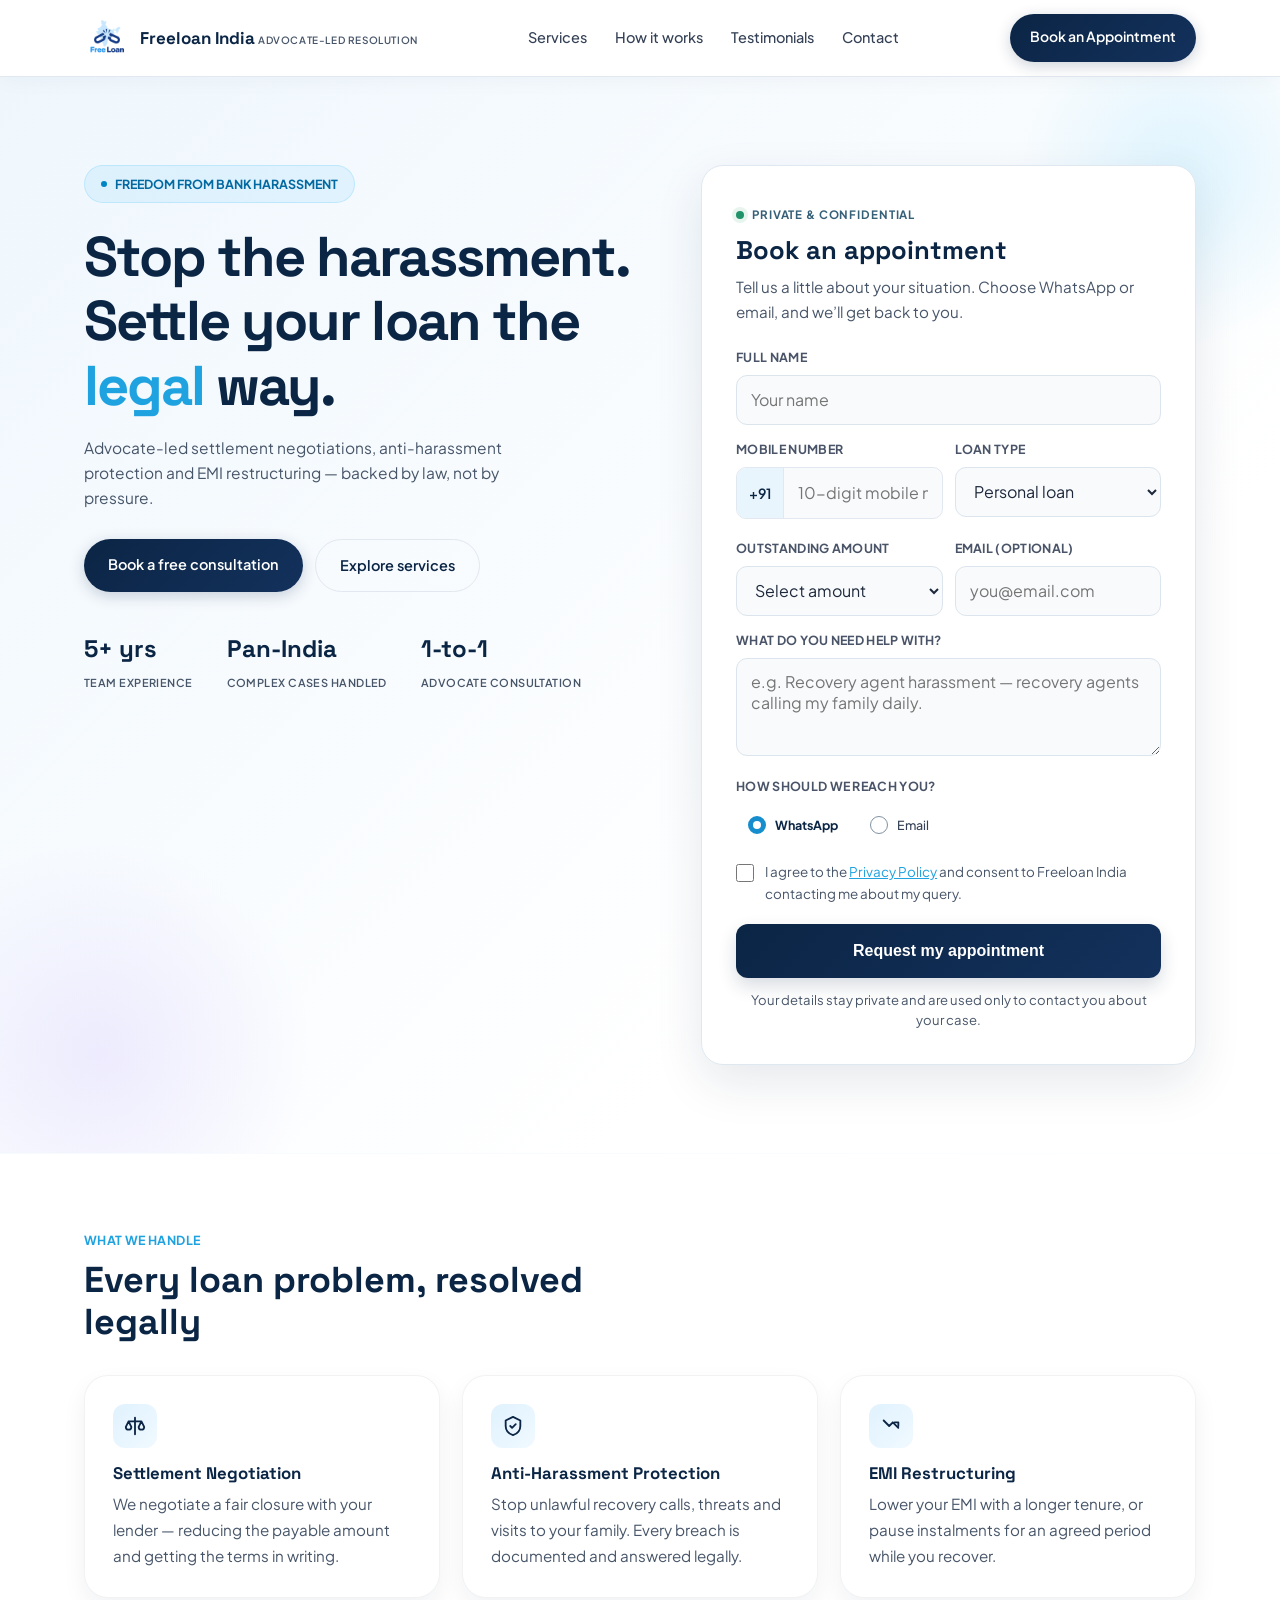
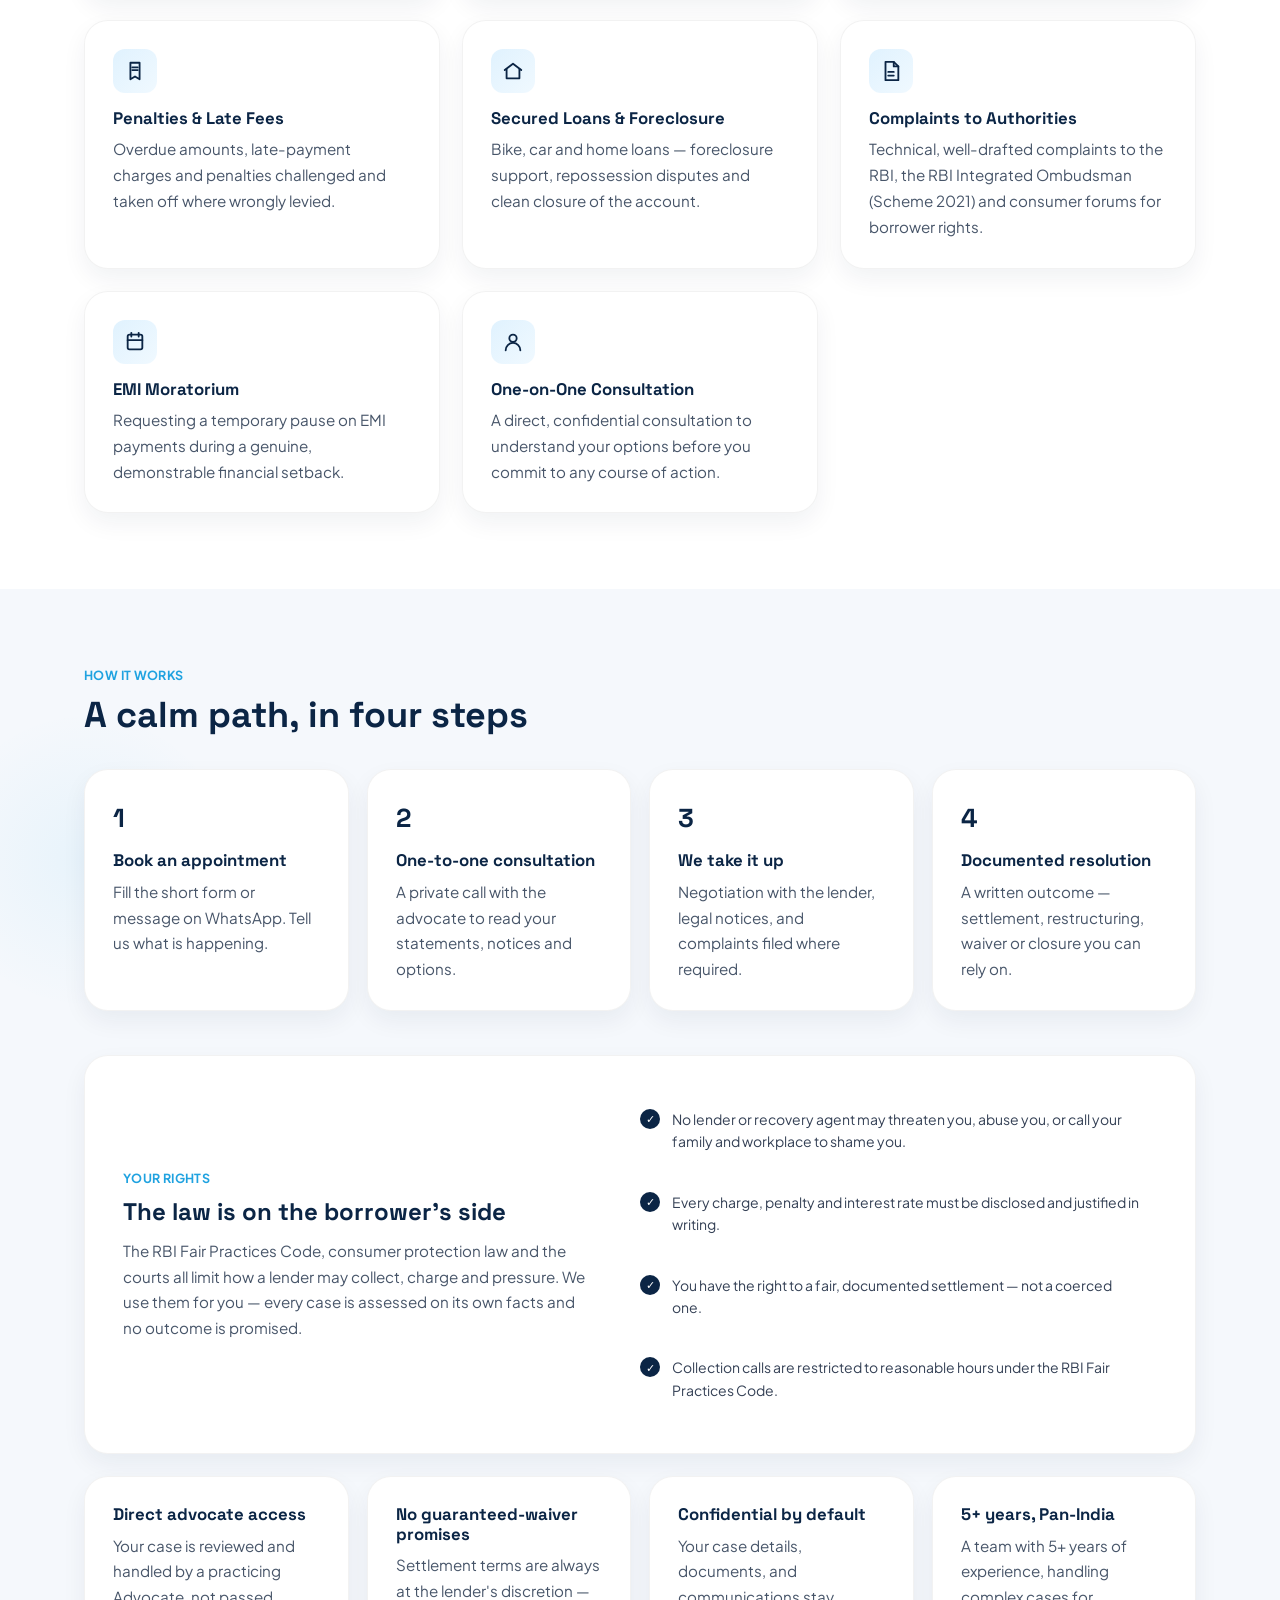
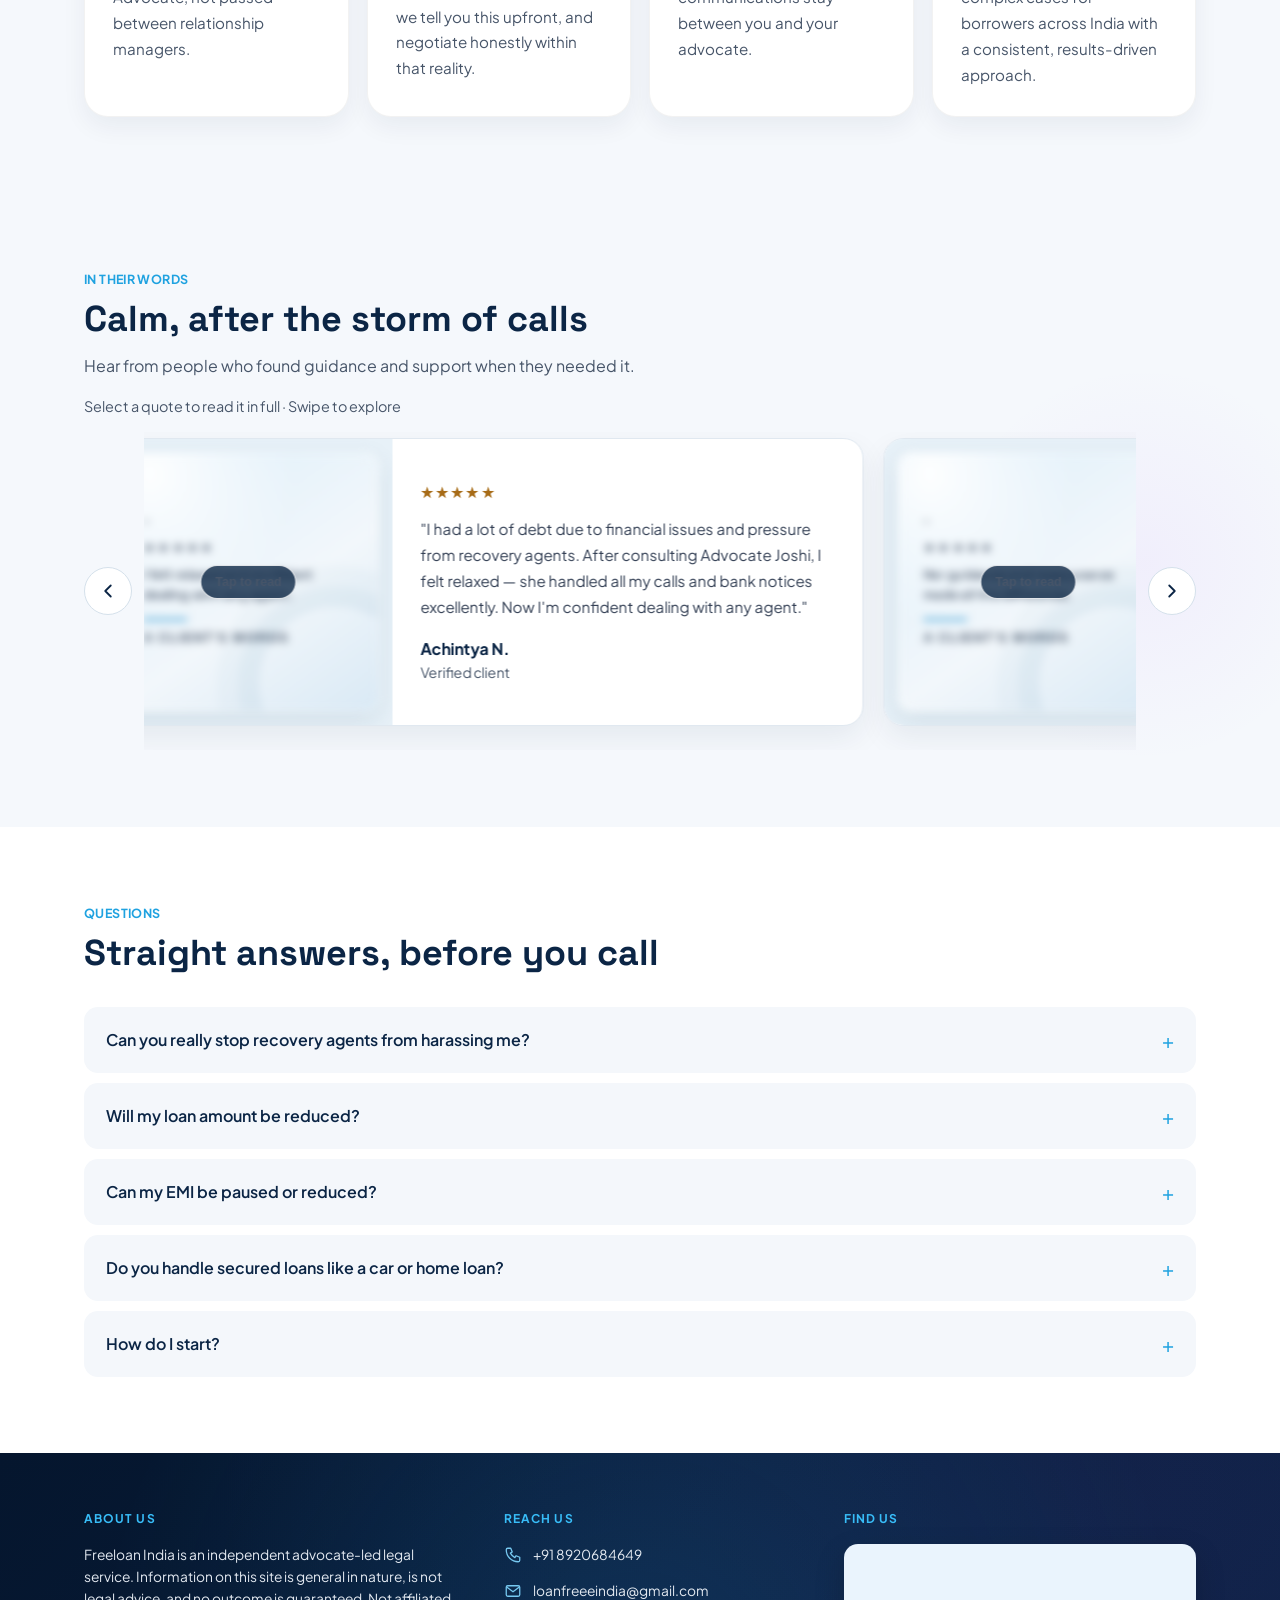
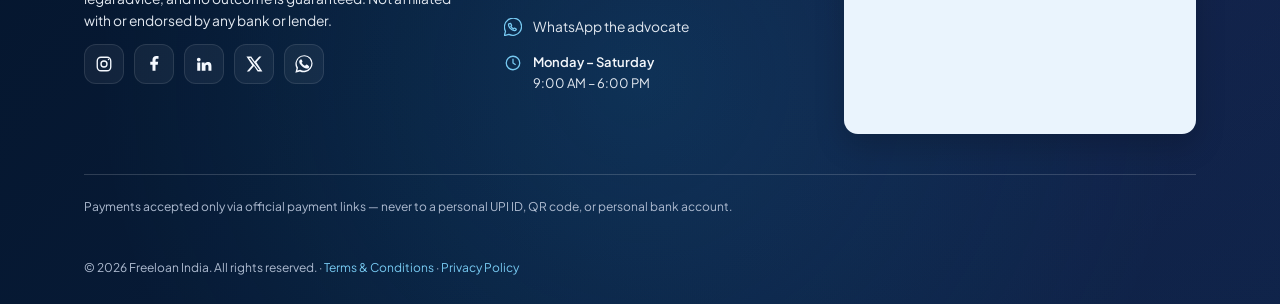
<file: index.html>
<!DOCTYPE html>
<html lang="en">
<head>
<meta charset="UTF-8">
<meta name="viewport" content="width=device-width, initial-scale=1.0">
<title>Freeloan India</title>
<link rel="icon" type="image/png" href="images/logo.png">
<meta name="description" content="Freeloan India provides advocate-led loan settlement negotiations, anti-harassment protection, and EMI restructuring. Stop bank harassment and resolve dues legally.">
<meta name="keywords" content="Freeloan India, Loan Resolution, Borrower Rights, Legal Awareness, Borrower Assistance, Loan Settlement, Loan Settlement Help, Loan Settlement Lawyer, Loan Settlement Advocate, Personal Loan Settlement, Bank Loan Settlement, Loan Settlement Assistance, Loan Settlement Negotiation, EMI Problems, EMI Overdue, Unable to Pay EMI, EMI Payment Problem, Loan Repayment Problem, Overdue Loan, Loan Default Help, Loan Restructuring, Loan Restructuring Help, Loan Repayment Restructuring, EMI Reduction, Recovery Issues, Recovery Agent, Recovery Agent Harassment, Loan Recovery Agent, Bank Recovery Harassment, Recovery Agent Complaint, Loan Recovery Complaint, Loan Harassment, Legal Notice, Loan Legal Notice, Legal Notice for Loan, Loan Arbitration Notice, Loan Legal Help, Borrower Complaints, Loan Complaint, Bank Loan Complaint, NBFC Complaint, RBI Loan Complaint, Foreclosure, Loan Foreclosure, Secured Loans, Secured Loan Settlement, Car Loan Settlement, Bike Loan Settlement, Loan Penal Charges, Loan Late Payment Charges">
<meta name="robots" content="index, follow">
<link rel="canonical" href="https://freeloanindia.in/">

<!-- Open Graph / Social -->
<meta property="og:type" content="website">
<meta property="og:url" content="https://freeloanindia.in/">
<meta property="og:title" content="Freeloan India — Stop the Harassment. Settle Your Loan the Legal Way.">
<meta property="og:description" content="Advocate-led settlement negotiations, anti-harassment protection and EMI restructuring — backed by law, not by pressure.">
<meta property="og:image" content="https://freeloanindia.in/images/og-image.jpg">

<!-- Twitter -->
<meta name="twitter:card" content="summary_large_image">
<meta name="twitter:title" content="Freeloan India — Legal Loan Settlement">
<meta name="twitter:description" content="Stop recovery agent harassment and resolve your loan legally with expert advocates.">
<meta name="twitter:image" content="https://freeloanindia.in/images/og-image.jpg">
<link rel="preconnect" href="https://fonts.googleapis.com">
<link rel="preconnect" href="https://fonts.gstatic.com" crossorigin>
<link href="https://fonts.googleapis.com/css2?family=Space+Grotesk:wght@500;600;700&family=Plus+Jakarta+Sans:wght@400;500;600;700&display=swap" rel="stylesheet">
<link rel="stylesheet" href="css/style.css">

<!-- Structured Data (JSON-LD) for SEO -->
<script type="application/ld+json">
{
  "@context": "https://schema.org",
  "@type": "LegalService",
  "name": "Freeloan India",
  "url": "https://freeloanindia.in/",
  "logo": "https://freeloanindia.in/images/logo.png",
  "description": "Advocate-led legal services for loan settlement negotiations, anti-harassment protection, and EMI restructuring in India.",
  "telephone": "+918920684649",
  "email": "loanfreeeindia@gmail.com",
  "address": {
    "@type": "PostalAddress",
    "addressCountry": "IN"
  },
  "areaServed": "IN",
  "priceRange": "$$"
}
</script>
</head>
<body>

<header id="top">
  <nav aria-label="Main navigation">
    <a href="#top" class="brand">
      <img src="images/logo.png" alt="Freeloan India logo" style="height:46px;width:auto;">
      <span class="brand-text">
        <span class="name">Freeloan India</span>
        <span class="tag">ADVOCATE-LED RESOLUTION</span>
      </span>
    </a>
    <button class="burger" type="button" aria-expanded="false" aria-controls="primary-navigation" aria-label="Open navigation menu"><span></span><span></span><span></span></button>
    <div class="nav-links" id="primary-navigation">
      <a href="#services">Services</a>
      <a href="#how">How it works</a>
      <a href="#reviews">Testimonials</a>
      <a href="#book">Contact</a>
    </div>
    <a href="#bookCard" class="nav-cta nav-booking desktop-only" aria-label="Book an appointment">
      <span class="desktop-cta-label">Book an Appointment</span>
      <span class="mobile-cta-label" aria-hidden="true">Book now</span>
    </a>
  </nav>
</header>

<section class="hero">
  <div class="wrap hero-grid">
    <div>
      <span class="badge"><span class="dot"></span> FREEDOM FROM BANK HARASSMENT</span>
      <h1><span class="accent-navy">Stop the harassment.</span> Settle your loan the <span class="accent-blue">legal</span> way.</h1>
      <p class="desc">Advocate-led settlement negotiations, anti-harassment protection and EMI restructuring — backed by law, not by pressure.</p>
      <div class="hero-actions">
        <a href="#bookCard" class="btn-navy">Book a free consultation</a>
        <a href="#services" class="btn-outline">Explore services</a>
      </div>
      <div class="stats">
        <div class="stat"><b>5+ yrs</b><span>TEAM EXPERIENCE</span></div>
        <div class="stat"><b>Pan-India</b><span>COMPLEX CASES HANDLED</span></div>
        <div class="stat"><b>1-to-1</b><span>ADVOCATE CONSULTATION</span></div>
      </div>
    </div>

    <div class="book-card" id="bookCard">
      <div class="book-heading">
        <span class="book-eyebrow"><span class="book-status-dot"></span> PRIVATE &amp; CONFIDENTIAL</span>
        <h3>Book an appointment</h3>
        <p>Tell us a little about your situation. Choose WhatsApp or email, and we’ll get back to you.</p>
      </div>
      <form id="apptForm" novalidate>
        <input type="checkbox" name="botcheck" id="botcheck" style="display:none" tabindex="-1" autocomplete="off">
        <div class="field">
          <label for="name">Full name</label>
          <input type="text" id="name" required placeholder="Your name" maxlength="80" autocomplete="name">
        </div>
        <div class="row2">
          <div class="field">
            <label for="phone">Mobile number</label>
            <div class="phone-wrap">
              <span class="prefix">+91</span>
              <input type="tel" id="phone" required placeholder="10-digit mobile number" inputmode="numeric" maxlength="10" autocomplete="tel-national">
            </div>
            <div class="err" id="phoneErr"></div>
          </div>
          <div class="field">
            <label for="loanType">Loan type</label>
            <select id="loanType">
              <option>Personal loan</option>
              <option>Credit card dues</option>
              <option>Home loan</option>
              <option>Car loan</option>
              <option>Bike loan</option>
              <option>Business loan</option>
              <option>Other</option>
            </select>
          </div>
        </div>
        <div class="row2">
          <div class="field">
            <label for="amount">Outstanding amount</label>
            <select id="amount" required>
              <option value="">Select amount</option>
              <option>Less than ₹2 lakh</option>
              <option>Less than ₹5 lakh</option>
              <option>Less than ₹10 lakh</option>
              <option>More than ₹10 lakh</option>
            </select>
          </div>
          <div class="field">
            <label for="email">Email (optional)</label>
            <input type="email" id="email" placeholder="you@email.com" maxlength="120" autocomplete="email">
          </div>
        </div>
        <div class="field">
          <label for="issue">What do you need help with?</label>
          <textarea id="issue" required maxlength="1000" placeholder="e.g. Recovery agent harassment — recovery agents calling my family daily."></textarea>
        </div>
        <div class="field">
          <label>How should we reach you?</label>
          <div class="reach-group">
            <label class="reach-opt selected" id="waOpt">
              <input type="radio" name="reach" value="WhatsApp" checked> WhatsApp
            </label>
            <label class="reach-opt" id="emailOpt">
              <input type="radio" name="reach" value="Email"> Email
            </label>
          </div>
        </div>
        <label class="consent">
          <input type="checkbox" id="consent" required>
          <span>I agree to the <a href="privacy-policy.html" target="_blank">Privacy Policy</a> and consent to Freeloan India contacting me about my query.</span>
        </label>
        <div class="err" id="formErr" style="margin-bottom:8px;"></div>
        <button type="submit" class="submit-btn" id="submitBtn">Request my appointment</button>
        <p class="privacy-note">Your details stay private and are used only to contact you about your case.</p>
      </form>
      <div class="success" id="successBox" role="status">
        <div class="tick">✓</div>
        <h3>Your appointment is booked</h3>
        <p>Our legal expert will get in touch with you within 24 hours.</p>
        <p>Make sure you have sent the request.</p>
      </div>
    </div>
  </div>
</section>

<section id="services">
  <div class="wrap">
    <div class="section-head">
      <div class="kicker">What we handle</div>
      <h2>Every loan problem, resolved legally</h2>
    </div>
    <div class="services-grid">
      <div class="svc-card">
        <div class="svc-icon"><svg viewBox="0 0 24 24" fill="none" stroke-width="2" stroke-linecap="round" stroke-linejoin="round"><path d="M12 3v18M5 7h14M5 7l-3 6a3 3 0 006 0l-3-6zM19 7l-3 6a3 3 0 006 0l-3-6z"/></svg></div>
        <h3>Settlement Negotiation</h3>
        <p>We negotiate a fair closure with your lender — reducing the payable amount and getting the terms in writing.</p>
      </div>
      <div class="svc-card">
        <div class="svc-icon"><svg viewBox="0 0 24 24" fill="none" stroke-width="2" stroke-linecap="round" stroke-linejoin="round"><path d="M12 2l8 4v6c0 5-3.5 8.5-8 10-4.5-1.5-8-5-8-10V6l8-4z"/><path d="M9 12l2 2 4-4"/></svg></div>
        <h3>Anti-Harassment Protection</h3>
        <p>Stop unlawful recovery calls, threats and visits to your family. Every breach is documented and answered legally.</p>
      </div>
      <div class="svc-card">
        <div class="svc-icon"><svg viewBox="0 0 24 24" fill="none" stroke-width="2" stroke-linecap="round" stroke-linejoin="round"><path d="M4 6l6 6 4-4 6 6"/><path d="M16 8h4v4"/></svg></div>
        <h3>EMI Restructuring</h3>
        <p>Lower your EMI with a longer tenure, or pause instalments for an agreed period while you recover.</p>
      </div>
      <div class="svc-card">
        <div class="svc-icon"><svg viewBox="0 0 24 24" fill="none" stroke-width="2" stroke-linecap="round" stroke-linejoin="round"><path d="M7 3h10v18l-5-3-5 3V3z"/><path d="M9 8h6M9 11h6"/></svg></div>
        <h3>Penalties &amp; Late Fees</h3>
        <p>Overdue amounts, late-payment charges and penalties challenged and taken off where wrongly levied.</p>
      </div>
      <div class="svc-card">
        <div class="svc-icon"><svg viewBox="0 0 24 24" fill="none" stroke-width="2" stroke-linecap="round" stroke-linejoin="round"><path d="M3 11l9-7 9 7"/><path d="M5 10v10h14V10"/></svg></div>
        <h3>Secured Loans &amp; Foreclosure</h3>
        <p>Bike, car and home loans — foreclosure support, repossession disputes and clean closure of the account.</p>
      </div>
      <div class="svc-card">
        <div class="svc-icon"><svg viewBox="0 0 24 24" fill="none" stroke-width="2" stroke-linecap="round" stroke-linejoin="round"><path d="M6 2h9l5 5v15H6z"/><path d="M15 2v5h5M9 13h6M9 17h6"/></svg></div>
        <h3>Complaints to Authorities</h3>
        <p>Technical, well-drafted complaints to the RBI, the RBI Integrated Ombudsman (Scheme 2021) and consumer forums for borrower rights.</p>
      </div>
      <div class="svc-card">
        <div class="svc-icon"><svg viewBox="0 0 24 24" fill="none" stroke-width="2" stroke-linecap="round" stroke-linejoin="round"><rect x="4" y="4" width="16" height="16" rx="2"/><path d="M8 2v4M16 2v4M4 10h16"/></svg></div>
        <h3>EMI Moratorium</h3>
        <p>Requesting a temporary pause on EMI payments during a genuine, demonstrable financial setback.</p>
      </div>
      <div class="svc-card">
        <div class="svc-icon"><svg viewBox="0 0 24 24" fill="none" stroke-width="2" stroke-linecap="round" stroke-linejoin="round"><circle cx="12" cy="8" r="4"/><path d="M4 21c0-4.4 3.6-8 8-8s8 3.6 8 8"/></svg></div>
        <h3>One-on-One Consultation</h3>
        <p>A direct, confidential consultation to understand your options before you commit to any course of action.</p>
      </div>
    </div>
  </div>
</section>

<section class="how" id="how">
  <div class="wrap">
    <div class="section-head">
      <div class="kicker">How it works</div>
      <h2>A calm path, in four steps</h2>
    </div>
    <div class="steps-grid">
      <div class="step-card">
        <div class="num">1</div>
        <h3>Book an appointment</h3>
        <p>Fill the short form or message on WhatsApp. Tell us what is happening.</p>
      </div>
      <div class="step-card">
        <div class="num">2</div>
        <h3>One-to-one consultation</h3>
        <p>A private call with the advocate to read your statements, notices and options.</p>
      </div>
      <div class="step-card">
        <div class="num">3</div>
        <h3>We take it up</h3>
        <p>Negotiation with the lender, legal notices, and complaints filed where required.</p>
      </div>
      <div class="step-card">
        <div class="num">4</div>
        <h3>Documented resolution</h3>
        <p>A written outcome — settlement, restructuring, waiver or closure you can rely on.</p>
      </div>
    </div>

    <div class="rights-box">
      <div>
        <div class="kicker">Your rights</div>
        <h3>The law is on the borrower's side</h3>
        <p>The RBI Fair Practices Code, consumer protection law and the courts all limit how a lender may collect, charge and pressure. We use them for you — every case is assessed on its own facts and no outcome is promised.</p>
      </div>
      <ul class="rights-list">
        <li><span class="check">✓</span> No lender or recovery agent may threaten you, abuse you, or call your family and workplace to shame you.</li>
        <li><span class="check">✓</span> Every charge, penalty and interest rate must be disclosed and justified in writing.</li>
        <li><span class="check">✓</span> You have the right to a fair, documented settlement — not a coerced one.</li>
        <li><span class="check">✓</span> Collection calls are restricted to reasonable hours under the RBI Fair Practices Code.</li>
      </ul>
    </div>

    <div class="steps-grid" style="margin-top:22px;margin-bottom:0;">
      <div class="step-card">
        <h3 style="margin-bottom:8px;">Direct advocate access</h3>
        <p>Your case is reviewed and handled by a practicing Advocate, not passed between relationship managers.</p>
      </div>
      <div class="step-card">
        <h3 style="margin-bottom:8px;">No guaranteed-waiver promises</h3>
        <p>Settlement terms are always at the lender's discretion — we tell you this upfront, and negotiate honestly within that reality.</p>
      </div>
      <div class="step-card">
        <h3 style="margin-bottom:8px;">Confidential by default</h3>
        <p>Your case details, documents, and communications stay between you and your advocate.</p>
      </div>
      <div class="step-card">
        <h3 style="margin-bottom:8px;">5+ years, Pan-India</h3>
        <p>A team with 5+ years of experience, handling complex cases for borrowers across India with a consistent, results-driven approach.</p>
      </div>
    </div>
  </div>
</section>

<section class="testimonials" id="reviews">
  <div class="wrap">
    <div class="testimonial-heading">
      <div class="section-head">
        <div class="kicker">In their words</div>
        <h2>Calm, after the storm of calls</h2>
        <p class="testimonial-intro">Hear from people who found guidance and support when they needed it.</p>
      </div>
    </div>
    <p class="testimonial-hint">Select a quote to read it in full · Swipe to explore</p>
    <div class="testimonial-carousel">
      <button class="testimonial-arrow" type="button" data-direction="previous" aria-label="Previous testimonials">
        <svg viewBox="0 0 24 24" aria-hidden="true"><path d="m15 18-6-6 6-6"/></svg>
      </button>
      <div class="testimonial-viewport" aria-label="Client testimonials" tabindex="0">
        <div class="t-grid">
        <article class="t-card">
          <button class="t-art-button" type="button" aria-label="Read Achintya N.'s full testimonial">
            <span class="testimonial-art" aria-hidden="true"><span class="art-mark">“</span><span class="art-stars">★★★★★</span><span class="art-quote">I felt relaxed and confident dealing with any agent.</span><span class="art-rule"></span><span class="art-caption">A CLIENT'S WORDS</span></span>
            <span class="art-open">Tap to read</span>
          </button>
          <div class="t-copy"><div class="stars" aria-label="5 out of 5 stars">★★★★★</div><p>"I had a lot of debt due to financial issues and pressure from recovery agents. After consulting Advocate Joshi, I felt relaxed — she handled all my calls and bank notices excellently. Now I'm confident dealing with any agent."</p><b>Achintya N.</b><span>Verified client</span></div>
        </article>
        <article class="t-card">
          <button class="t-art-button" type="button" aria-label="Read Akkshay P.'s full testimonial">
            <span class="testimonial-art" aria-hidden="true"><span class="art-mark">“</span><span class="art-stars">★★★★★</span><span class="art-quote">Her guidance and reassurance made all the difference.</span><span class="art-rule"></span><span class="art-caption">A CLIENT'S WORDS</span></span>
            <span class="art-open">Tap to read</span>
          </button>
          <div class="t-copy"><div class="stars" aria-label="5 out of 5 stars">★★★★★</div><p>"Advocate Joshi guided me through the entire process, offering reassurance when I needed it most. Her professionalism in handling recovery agents was outstanding. I highly recommend her to anyone seeking a results-driven advocate."</p><b>Akkshay P.</b><span>Verified client</span></div>
        </article>
        <article class="t-card">
          <button class="t-art-button" type="button" aria-label="Read Ameya O.'s full testimonial">
            <span class="testimonial-art" aria-hidden="true"><span class="art-mark">“</span><span class="art-stars">★★★★★</span><span class="art-quote">The legal process felt simpler, clearer and more human.</span><span class="art-rule"></span><span class="art-caption">A CLIENT'S WORDS</span></span>
            <span class="art-open">Tap to read</span>
          </button>
          <div class="t-copy"><div class="stars" aria-label="5 out of 5 stars">★★★★★</div><p>"Your professionalism, expertise and unwavering dedication to my case made a profound impact. Your communication skills simplified the legal process, and your prompt, clear responses were invaluable."</p><b>Ameya O.</b><span>Verified client</span></div>
        </article>
        <article class="t-card">
          <button class="t-art-button" type="button" aria-label="Read Dhrumil S.'s full testimonial">
            <span class="testimonial-art" aria-hidden="true"><span class="art-mark">“</span><span class="art-stars">★★★★★</span><span class="art-quote">Respectful and balanced support through a difficult matter.</span><span class="art-rule"></span><span class="art-caption">A CLIENT'S WORDS</span></span>
            <span class="art-open">Tap to read</span>
          </button>
          <div class="t-copy"><div class="stars" aria-label="5 out of 5 stars">★★★★★</div><p>"I approached Advocate Joshi for a personal loan recovery matter and am extremely satisfied with the outcome. Her approach was respectful and balanced — firm when needed, but always fair. She helped me recover my dues smoothly."</p><b>Dhrumil S.</b><span>Verified client</span></div>
        </article>
        <article class="t-card">
          <button class="t-art-button" type="button" aria-label="Read Avishek B.'s full testimonial">
            <span class="testimonial-art" aria-hidden="true"><span class="art-mark">“</span><span class="art-stars">★★★★★</span><span class="art-quote">Their support was a huge relief during a stressful time.</span><span class="art-rule"></span><span class="art-caption">A CLIENT'S WORDS</span></span>
            <span class="art-open">Tap to read</span>
          </button>
          <div class="t-copy"><div class="stars" aria-label="5 out of 5 stars">★★★★★</div><p>"Advocate Joshi and her team handled communication with the banks so effectively regarding my delayed EMI payment. Their support was a huge relief during a stressful time — it felt like I was in good hands."</p><b>Avishek B.</b><span>Verified client</span></div>
        </article>
        <article class="t-card">
          <button class="t-art-button" type="button" aria-label="Read Mohd Arshad's full testimonial">
            <span class="testimonial-art" aria-hidden="true"><span class="art-mark">“</span><span class="art-stars">★★★★★</span><span class="art-quote">Three loans settled. A huge relief after months of struggle.</span><span class="art-rule"></span><span class="art-caption">A CLIENT'S WORDS</span></span>
            <span class="art-open">Tap to read</span>
          </button>
          <div class="t-copy"><div class="stars" aria-label="5 out of 5 stars">★★★★★</div><p>"3 of my loans have already been settled, and settlement talks are underway for the remaining two — a huge relief after months of struggle."</p><b>Mohd Arshad</b><span>Verified client</span></div>
        </article>
        </div>
      </div>
      <button class="testimonial-arrow" type="button" data-direction="next" aria-label="Next testimonials">
        <svg viewBox="0 0 24 24" aria-hidden="true"><path d="m9 18 6-6-6-6"/></svg>
      </button>
    </div>
    <p class="testimonial-status" aria-live="polite"></p>
  </div>
</section>

<dialog class="testimonial-dialog" aria-labelledby="testimonial-dialog-name">
  <button class="testimonial-close" type="button" aria-label="Close testimonial">×</button>
  <div class="testimonial-dialog-art" aria-hidden="true"></div>
  <div class="testimonial-dialog-copy">
    <div class="stars" aria-label="5 out of 5 stars">★★★★★</div>
    <p class="testimonial-dialog-quote"></p>
    <b id="testimonial-dialog-name"></b>
    <span>Verified client</span>
  </div>
</dialog>

<section id="faq">
  <div class="wrap">
    <div class="section-head">
      <div class="kicker">Questions</div>
      <h2>Straight answers, before you call</h2>
    </div>
    <div class="faq-list" id="faqList">
      <div class="faq-item">
        <button class="faq-q" type="button">Can you really stop recovery agents from harassing me?</button>
        <div class="faq-a"><p>We can't stop a lender from pursuing genuine dues, but we can stop unlawful conduct — abusive calls, calls outside permitted hours, or contacting your family and workplace to shame you. We put the lender on formal legal notice and document every breach.</p></div>
      </div>
      <div class="faq-item">
        <button class="faq-q" type="button">Will my loan amount be reduced?</button>
        <div class="faq-a"><p>Any reduction is entirely at the lender's discretion. We negotiate for a lower payable amount where genuine financial hardship applies, but no waiver is ever guaranteed upfront.</p></div>
      </div>
      <div class="faq-item">
        <button class="faq-q" type="button">Can my EMI be paused or reduced?</button>
        <div class="faq-a"><p>Yes — we can request a temporary moratorium or a restructured, lower EMI over a longer tenure, depending on your lender's policy and your situation.</p></div>
      </div>
      <div class="faq-item">
        <button class="faq-q" type="button">Do you handle secured loans like a car or home loan?</button>
        <div class="faq-a"><p>Yes. We assist with foreclosure, repossession disputes, and clean closure on bike, car and home loans, in addition to unsecured loans and credit cards.</p></div>
      </div>
      <div class="faq-item">
        <button class="faq-q" type="button">How do I start?</button>
        <div class="faq-a"><p>Fill in the appointment form above or message us directly on WhatsApp. We'll review your situation and schedule a one-to-one consultation.</p></div>
      </div>
    </div>
  </div>
</section>

<footer id="book">
  <div class="wrap">
    <div class="f-top">
      <div class="footer-brand">
        <h5 class="footer-label">About Us</h5>
        <p>Freeloan India is an independent advocate-led legal service. Information on this site is general in nature, is not legal advice, and no outcome is guaranteed. Not affiliated with or endorsed by any bank or lender.</p>
        <div class="social-links" aria-label="Social media">
          <a href="https://instagram.com/freeloan_india" target="_blank" rel="noopener" aria-label="Instagram" title="Instagram"><svg viewBox="0 0 24 24" aria-hidden="true"><rect x="3" y="3" width="18" height="18" rx="5"/><circle cx="12" cy="12" r="4"/><circle class="social-dot" cx="18" cy="6" r="1"/></svg></a>
          <a href="https://www.facebook.com/share/1C9sUXzdfr/" target="_blank" rel="noopener" aria-label="Facebook" title="Facebook"><svg viewBox="0 0 24 24" aria-hidden="true"><path d="M14 21v-8h3l.5-4H14V7c0-1.2.4-2 2-2h2V1.4c-.8-.1-1.8-.2-3-.2-3 0-5 1.8-5 5.2V9H7v4h3v8z"/></svg></a>
          <a href="https://www.linkedin.com/in/free-loan-india" target="_blank" rel="noopener" aria-label="LinkedIn" title="LinkedIn"><svg viewBox="0 0 24 24" aria-hidden="true"><path d="M5 8.5A2.5 2.5 0 1 0 5 3.5a2.5 2.5 0 0 0 0 5ZM3 10h4v11H3zm6 0h3.8v1.5h.1A4.2 4.2 0 0 1 17 9.3c4.1 0 4.9 2.6 4.9 6V21h-4v-5.1c0-1.2 0-2.8-1.8-2.8s-2.1 1.3-2.1 2.7V21H9z"/></svg></a>
          <a href="https://x.com/Loanfree_india" target="_blank" rel="noopener" aria-label="X" title="X"><svg viewBox="0 0 24 24" aria-hidden="true"><path d="M18.9 2H22l-6.8 7.8L23.2 22h-6.3L12 14.6 5.6 22H2.4l7.3-8.4L1.9 2h6.5l4.5 6.8zm-1.1 18h1.7L7.4 3.9H5.6z"/></svg></a>
          <a href="https://wa.me/918920684649" target="_blank" rel="noopener" aria-label="WhatsApp" title="WhatsApp"><svg viewBox="0 0 24 24" aria-hidden="true"><path d="M20.5 3.5A11.8 11.8 0 0 0 2 17.7L.5 23.5l6-1.6A11.8 11.8 0 0 0 20.5 3.5ZM12 21a9.7 9.7 0 0 1-4.9-1.3l-.4-.2-3.6 1 1-3.5-.2-.4A9.7 9.7 0 1 1 12 21Zm5.3-7.3c-.3-.1-1.7-.8-2-.9-.3-.1-.5-.1-.7.2-.2.3-.7.9-.9 1.1-.2.2-.3.2-.7.1-.3-.2-1.2-.5-2.3-1.5-.9-.8-1.5-1.7-1.7-2-.2-.3 0-.5.1-.6l.5-.6.3-.5c.1-.2 0-.4 0-.6l-.9-2.1c-.2-.5-.5-.4-.7-.4h-.6c-.2 0-.6.1-.9.4-.3.3-1.2 1.1-1.2 2.7s1.2 3.1 1.4 3.3c.2.2 2.4 3.6 5.8 5 .8.3 1.4.5 1.9.6.8.2 1.5.2 2.1.1.6-.1 1.7-.7 1.9-1.4.2-.7.2-1.3.2-1.4-.1-.2-.3-.3-.7-.5Z"/></svg></a>
        </div>
      </div>
      <div class="f-col footer-contact">
        <h5 class="footer-label">Reach us</h5>
        <a class="contact-link" href="tel:+918920684649"><svg viewBox="0 0 24 24" aria-hidden="true"><path d="M5 3h4l2 5-2.5 1.5a15 15 0 0 0 6 6L16 13l5 2v4c0 1.1-.9 2-2 2C10 21 3 14 3 5c0-1.1.9-2 2-2Z"/></svg><span>+91 8920684649</span></a>
        <a class="contact-link" href="mailto:loanfreeeindia@gmail.com"><svg viewBox="0 0 24 24" aria-hidden="true"><rect x="3" y="5" width="18" height="14" rx="2"/><path d="m4 7 8 6 8-6"/></svg><span>loanfreeeindia@gmail.com</span></a>
        <a class="contact-link" href="https://wa.me/918920684649" target="_blank" rel="noopener"><svg viewBox="0 0 24 24" aria-hidden="true"><path d="M20.5 3.5A11.8 11.8 0 0 0 2 17.7L.5 23.5l6-1.6A11.8 11.8 0 0 0 20.5 3.5Z"/><path d="M8 7.5c.5-.5 1-.3 1.2.2l.8 1.8c.2.4.1.7-.3 1.1l-.6.6c.8 1.5 1.8 2.5 3.4 3.3l.6-.7c.3-.4.6-.5 1-.3l1.8.8c.5.2.7.7.4 1.2-.5.9-1.4 1.4-2.5 1.3-3.8-.5-7.3-3.9-7.8-7.5-.1-.8.4-1.4 1-1.8Z"/></svg><span>WhatsApp the advocate</span></a>
        <div class="contact-hours"><svg viewBox="0 0 24 24" aria-hidden="true"><circle cx="12" cy="12" r="9"/><path d="M12 7v5l3 2"/></svg><span><strong>Monday – Saturday</strong><br>9:00 AM – 6:00 PM</span></div>
      </div>
      <div class="footer-map">
        <h5 class="footer-label">Find us</h5>
        <iframe src="https://www.google.com/maps/embed?pb=!1m17!1m12!1m3!1d3501.381130611407!2d77.17952507552323!3d28.64830468336419!2m3!1f0!2f0!3f0!3m2!1i1024!2i768!4f13.1!3m2!1m1!2zMjjCsDM4JzUzLjkiTiA3N8KwMTAnNTUuNiJF!5e0!3m2!1sen!2sin!4v1791380450154!5m2!1sen!2sin" width="400" height="300" style="border:0;" allowfullscreen="" loading="lazy" referrerpolicy="strict-origin-when-cross-origin" title="Freeloan India location map"></iframe>
      </div>
    </div>
    <div class="f-disclaimer">
      <p>
        Payments accepted only via official payment links — never to a personal UPI ID, QR code, or personal bank account.
      </p>
      <br><br>© <span id="year"></span> Freeloan India. All rights reserved. · <a href="terms-and-conditions.html" style="color:var(--blue);">Terms &amp; Conditions</a> · <a href="privacy-policy.html" style="color:var(--blue);">Privacy Policy</a>
    </div>
  </div>
</footer>

<script src="script/script.js" defer></script>

</body>
</html>
</file>
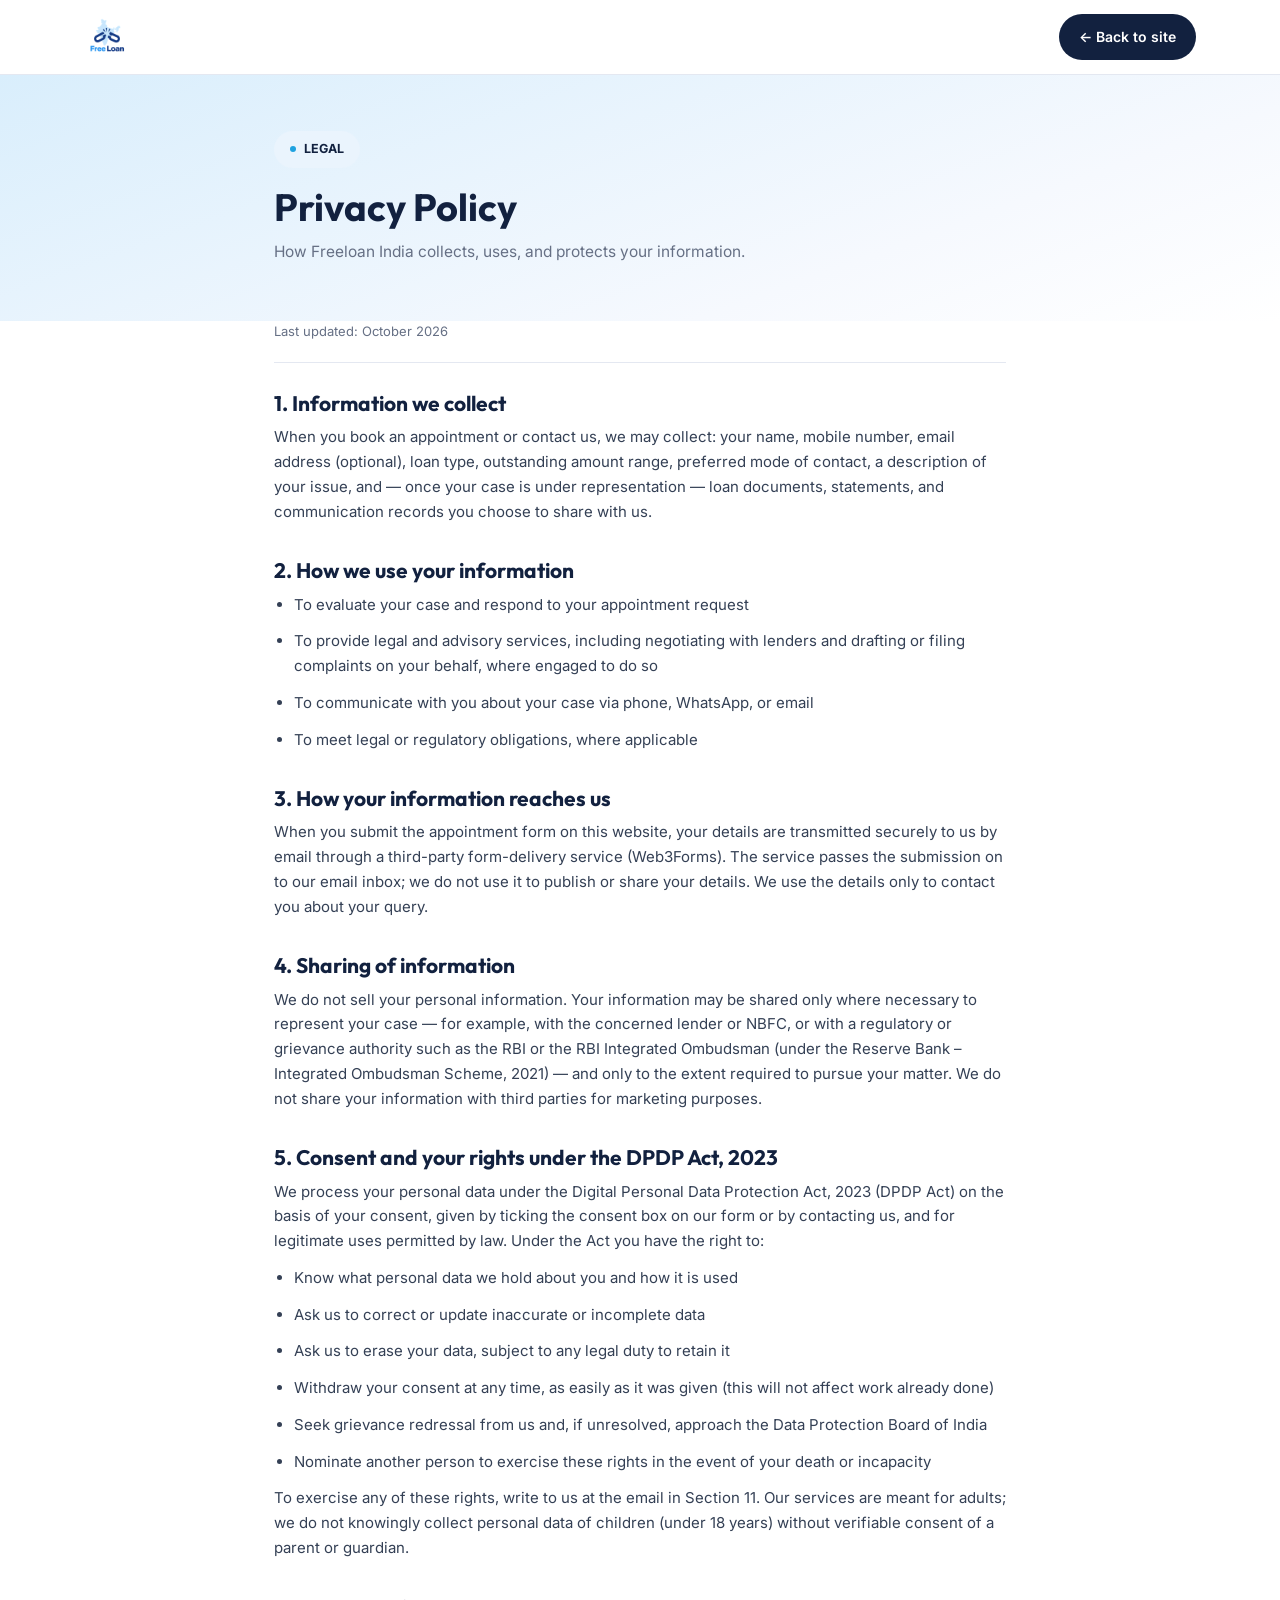
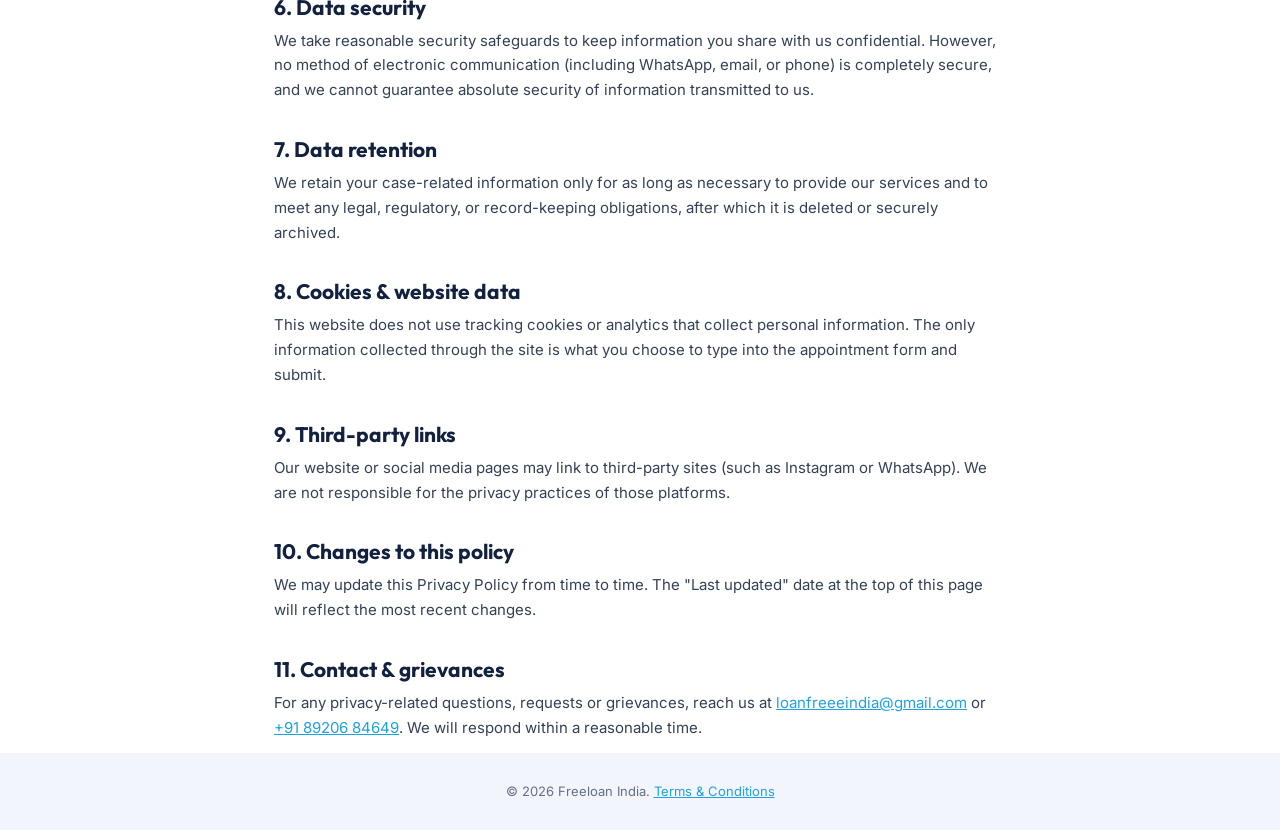
<file: privacy-policy.html>
<!DOCTYPE html>
<html lang="en">

<head>
  <meta charset="UTF-8">
  <meta name="viewport" content="width=device-width, initial-scale=1.0">
  <title>Privacy Policy — Freeloan India</title>
  <link rel="preconnect" href="https://fonts.googleapis.com">
  <link rel="preconnect" href="https://fonts.gstatic.com" crossorigin>
  <link
    href="https://fonts.googleapis.com/css2?family=Outfit:wght@500;600;700;800&family=Inter:wght@400;500;600;700&display=swap"
    rel="stylesheet">
  <link rel="stylesheet" href="css/legal.css">
</head>

<body>
  <header>
    <nav>
      <img src="images/logo.png" alt="Freeloan India logo" style="height:46px;width:auto;">
      <a href="index.html" class="nav-cta">← Back to site</a>
    </nav>
  </header>
  <div class="page-head">
    <div class="wrap">
      <span class="badge"><span class="dot"></span> LEGAL</span>
      <h1>Privacy Policy</h1>
      <p>How Freeloan India collects, uses, and protects your information.</p>
    </div>
  </div>
  <main class="wrap">
    <p class="updated">Last updated: October 2026</p>

    <h2>1. Information we collect</h2>
    <p>When you book an appointment or contact us, we may collect: your name, mobile number, email address (optional),
      loan type, outstanding amount range, preferred mode of contact, a description of your issue, and — once your case
      is under representation — loan documents, statements, and communication records you choose to share with us.</p>

    <h2>2. How we use your information</h2>
    <ul>
      <li>To evaluate your case and respond to your appointment request</li>
      <li>To provide legal and advisory services, including negotiating with lenders and drafting or filing complaints
        on your behalf, where engaged to do so</li>
      <li>To communicate with you about your case via phone, WhatsApp, or email</li>
      <li>To meet legal or regulatory obligations, where applicable</li>
    </ul>

    <h2>3. How your information reaches us</h2>
    <p>When you submit the appointment form on this website, your details are transmitted securely to us by email
      through a third-party form-delivery service (Web3Forms). The service passes the submission on to our email inbox;
      we do not use it to publish or share your details. We use the details only to contact you about your query.</p>

    <h2>4. Sharing of information</h2>
    <p>We do not sell your personal information. Your information may be shared only where necessary to represent your
      case — for example, with the concerned lender or NBFC, or with a regulatory or grievance authority such as the RBI
      or the RBI Integrated Ombudsman (under the Reserve Bank – Integrated Ombudsman Scheme, 2021) — and only to the
      extent required to pursue your matter. We do not share your information with third parties for marketing purposes.
    </p>

    <h2>5. Consent and your rights under the DPDP Act, 2023</h2>
    <p>We process your personal data under the Digital Personal Data Protection Act, 2023 (DPDP Act) on the basis of
      your consent, given by ticking the consent box on our form or by contacting us, and for legitimate uses permitted
      by law. Under the Act you have the right to:</p>
    <ul>
      <li>Know what personal data we hold about you and how it is used</li>
      <li>Ask us to correct or update inaccurate or incomplete data</li>
      <li>Ask us to erase your data, subject to any legal duty to retain it</li>
      <li>Withdraw your consent at any time, as easily as it was given (this will not affect work already done)</li>
      <li>Seek grievance redressal from us and, if unresolved, approach the Data Protection Board of India</li>
      <li>Nominate another person to exercise these rights in the event of your death or incapacity</li>
    </ul>
    <p>To exercise any of these rights, write to us at the email in Section 11. Our services are meant for adults; we do
      not knowingly collect personal data of children (under 18 years) without verifiable consent of a parent or
      guardian.</p>

    <h2>6. Data security</h2>
    <p>We take reasonable security safeguards to keep information you share with us confidential. However, no method of
      electronic communication (including WhatsApp, email, or phone) is completely secure, and we cannot guarantee
      absolute security of information transmitted to us.</p>

    <h2>7. Data retention</h2>
    <p>We retain your case-related information only for as long as necessary to provide our services and to meet any
      legal, regulatory, or record-keeping obligations, after which it is deleted or securely archived.</p>

    <h2>8. Cookies &amp; website data</h2>
    <p>This website does not use tracking cookies or analytics that collect personal information. The only information
      collected through the site is what you choose to type into the appointment form and submit.</p>

    <h2>9. Third-party links</h2>
    <p>Our website or social media pages may link to third-party sites (such as Instagram or WhatsApp). We are not
      responsible for the privacy practices of those platforms.</p>

    <h2>10. Changes to this policy</h2>
    <p>We may update this Privacy Policy from time to time. The "Last updated" date at the top of this page will reflect
      the most recent changes.</p>

    <h2>11. Contact &amp; grievances</h2>
    <p>For any privacy-related questions, requests or grievances, reach us at <a
        href="mailto:loanfreeeindia@gmail.com">loanfreeeindia@gmail.com</a> or <a href="tel:+918920684649">+91 89206
        84649</a>. We will respond within a reasonable time.</p>
  </main>
  <footer>
    © <span id="year"></span> Freeloan India. <a href="terms-and-conditions.html">Terms &amp; Conditions</a>
  </footer>
  <script src="script/legal.js"></script>
</body>

</html>
</file>
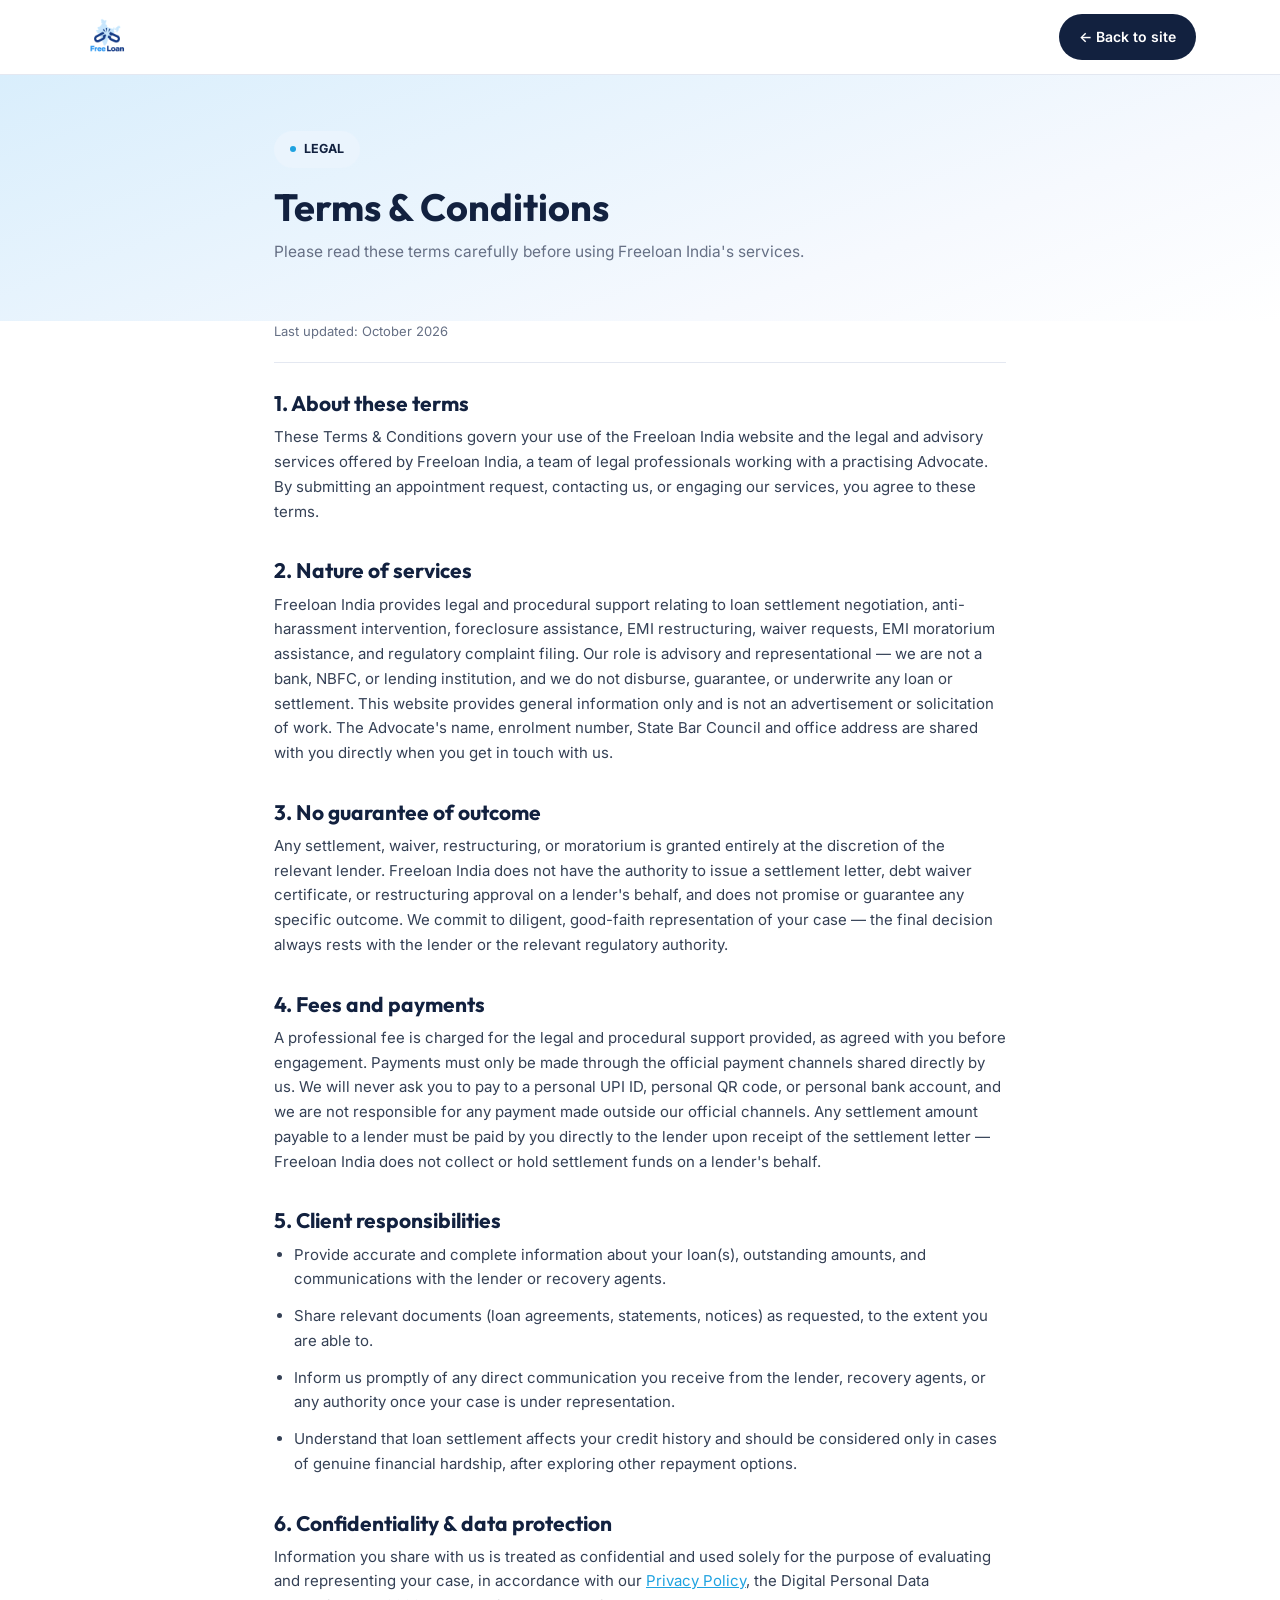
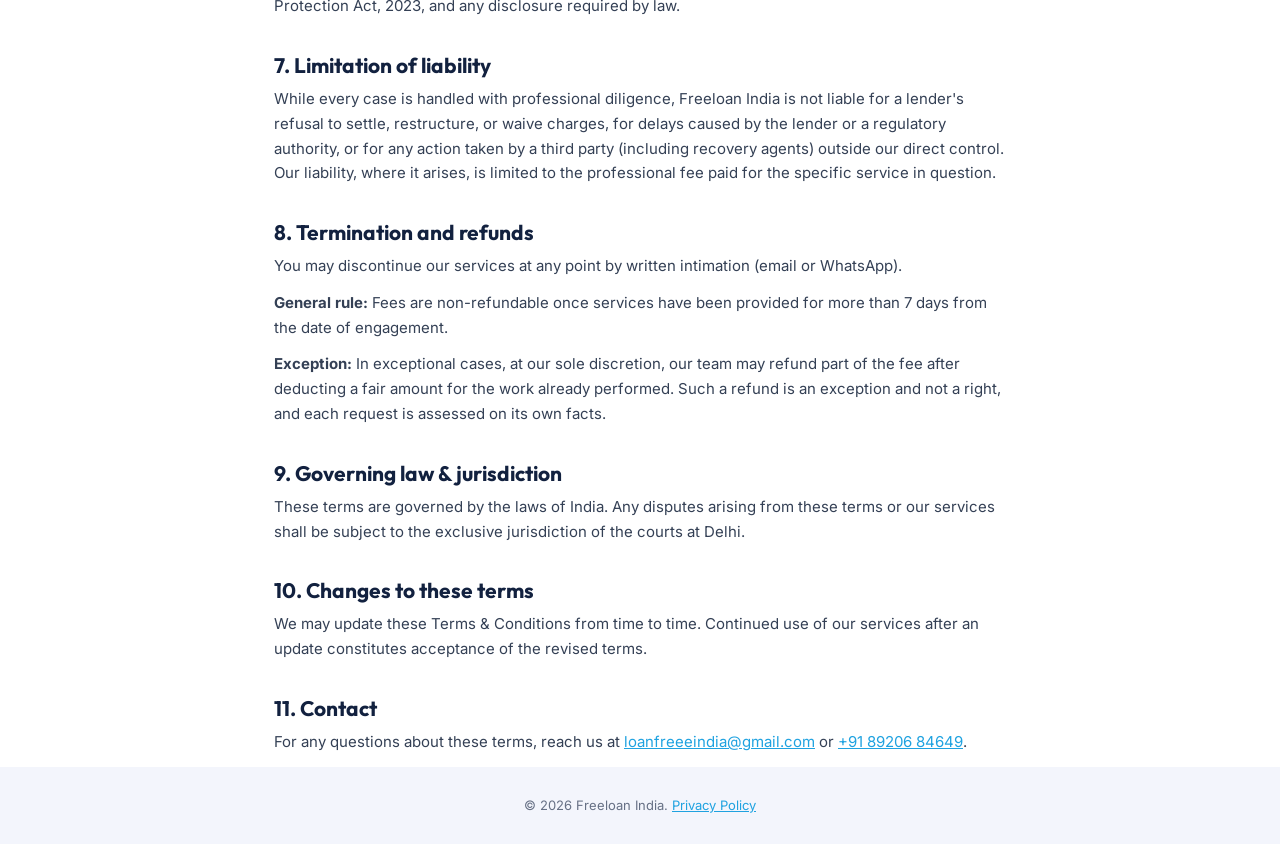
<file: terms-and-conditions.html>
<!DOCTYPE html>
<html lang="en">
<head>
<meta charset="UTF-8">
<meta name="viewport" content="width=device-width, initial-scale=1.0">
<title>Terms &amp; Conditions — Freeloan India</title>
<link rel="preconnect" href="https://fonts.googleapis.com">
<link rel="preconnect" href="https://fonts.gstatic.com" crossorigin>
<link href="https://fonts.googleapis.com/css2?family=Outfit:wght@500;600;700;800&family=Inter:wght@400;500;600;700&display=swap" rel="stylesheet">
<link rel="stylesheet" href="css/legal.css">
</head>
<body>
<header>
  <nav>
    <img src="images/logo.png" alt="Freeloan India logo" style="height:46px;width:auto;">
    <a href="index.html" class="nav-cta">← Back to site</a>
  </nav>
</header>
<div class="page-head">
  <div class="wrap">
    <span class="badge"><span class="dot"></span> LEGAL</span>
    <h1>Terms &amp; Conditions</h1>
    <p>Please read these terms carefully before using Freeloan India's services.</p>
  </div>
</div>
<main class="wrap">
  <p class="updated">Last updated: October 2026</p>

  <h2>1. About these terms</h2>
  <p>These Terms &amp; Conditions govern your use of the Freeloan India website and the legal and advisory services offered by Freeloan India, a team of legal professionals working with a practising Advocate. By submitting an appointment request, contacting us, or engaging our services, you agree to these terms.</p>

  <h2>2. Nature of services</h2>
  <p>Freeloan India provides legal and procedural support relating to loan settlement negotiation, anti-harassment intervention, foreclosure assistance, EMI restructuring, waiver requests, EMI moratorium assistance, and regulatory complaint filing. Our role is advisory and representational — we are not a bank, NBFC, or lending institution, and we do not disburse, guarantee, or underwrite any loan or settlement. This website provides general information only and is not an advertisement or solicitation of work. The Advocate's name, enrolment number, State Bar Council and office address are shared with you directly when you get in touch with us.</p>

  <h2>3. No guarantee of outcome</h2>
  <p>Any settlement, waiver, restructuring, or moratorium is granted entirely at the discretion of the relevant lender. Freeloan India does not have the authority to issue a settlement letter, debt waiver certificate, or restructuring approval on a lender's behalf, and does not promise or guarantee any specific outcome. We commit to diligent, good-faith representation of your case — the final decision always rests with the lender or the relevant regulatory authority.</p>

  <h2>4. Fees and payments</h2>
  <p>A professional fee is charged for the legal and procedural support provided, as agreed with you before engagement. Payments must only be made through the official payment channels shared directly by us. We will never ask you to pay to a personal UPI ID, personal QR code, or personal bank account, and we are not responsible for any payment made outside our official channels. Any settlement amount payable to a lender must be paid by you directly to the lender upon receipt of the settlement letter — Freeloan India does not collect or hold settlement funds on a lender's behalf.</p>

  <h2>5. Client responsibilities</h2>
  <ul>
    <li>Provide accurate and complete information about your loan(s), outstanding amounts, and communications with the lender or recovery agents.</li>
    <li>Share relevant documents (loan agreements, statements, notices) as requested, to the extent you are able to.</li>
    <li>Inform us promptly of any direct communication you receive from the lender, recovery agents, or any authority once your case is under representation.</li>
    <li>Understand that loan settlement affects your credit history and should be considered only in cases of genuine financial hardship, after exploring other repayment options.</li>
  </ul>

  <h2>6. Confidentiality &amp; data protection</h2>
  <p>Information you share with us is treated as confidential and used solely for the purpose of evaluating and representing your case, in accordance with our <a href="privacy-policy.html">Privacy Policy</a>, the Digital Personal Data Protection Act, 2023, and any disclosure required by law.</p>

  <h2>7. Limitation of liability</h2>
  <p>While every case is handled with professional diligence, Freeloan India is not liable for a lender's refusal to settle, restructure, or waive charges, for delays caused by the lender or a regulatory authority, or for any action taken by a third party (including recovery agents) outside our direct control. Our liability, where it arises, is limited to the professional fee paid for the specific service in question.</p>

  <h2>8. Termination and refunds</h2>
  <p>You may discontinue our services at any point by written intimation (email or WhatsApp).</p>
  <p><strong>General rule:</strong> Fees are non-refundable once services have been provided for more than 7 days from the date of engagement.</p>
  <p><strong>Exception:</strong> In exceptional cases, at our sole discretion, our team may refund part of the fee after deducting a fair amount for the work already performed. Such a refund is an exception and not a right, and each request is assessed on its own facts.</p>

  <h2>9. Governing law &amp; jurisdiction</h2>
  <p>These terms are governed by the laws of India. Any disputes arising from these terms or our services shall be subject to the exclusive jurisdiction of the courts at Delhi.</p>

  <h2>10. Changes to these terms</h2>
  <p>We may update these Terms &amp; Conditions from time to time. Continued use of our services after an update constitutes acceptance of the revised terms.</p>

  <h2>11. Contact</h2>
  <p>For any questions about these terms, reach us at <a href="mailto:loanfreeeindia@gmail.com">loanfreeeindia@gmail.com</a> or <a href="tel:+918920684649">+91 89206 84649</a>.</p>
</main>
<footer>
  © <span id="year"></span> Freeloan India. <a href="privacy-policy.html">Privacy Policy</a>
</footer>
<script src="script/legal.js"></script>
</body>
</html>
</file>
<file: css/style.css>
:root{
    --navy:#12213F;
    --navy-soft:#1B3159;
    --blue:#1FA2E0;
    --blue-soft:#EAF4FD;
    --hero-grad-1:#D9EEFC;
    --hero-grad-2:#F6F9FE;
    --bg-white:#FFFFFF;
    --bg-soft:#F3F5FC;
    --text:#101828;
    --text-soft:#667085;
    --border:#E4E8F1;
    --shadow: 0 10px 30px rgba(18,33,63,.07);
  }
  *{box-sizing:border-box;margin:0;padding:0;}
  html{scroll-behavior:smooth;}
  body{font-family:'Plus Jakarta Sans',sans-serif;color:var(--text);background:var(--bg-white);line-height:1.6;}
  h1,h2,h3,h4{font-family:'Space Grotesk',sans-serif;color:var(--navy);line-height:1.15;}
  a{text-decoration:none;color:inherit;}
  img{max-width:100%;display:block;}
  .wrap{max-width:1160px;margin:0 auto;padding:0 24px;}
  ul{list-style:none;}

  /* Header */
  header{background:rgba(255,255,255,.9);backdrop-filter:blur(6px);border-bottom:1px solid var(--border);position:sticky;top:0;z-index:60;}
  nav{display:flex;align-items:center;justify-content:space-between;padding:14px 24px;max-width:1160px;margin:0 auto;}
  .brand{display:flex;align-items:center;gap:10px;}
  .brand-icon{width:42px;height:42px;border-radius:50%;background:linear-gradient(145deg,#2CB4F0,var(--navy));display:flex;align-items:center;justify-content:center;flex-shrink:0;}
  .brand-icon svg{width:22px;height:22px;}
  .brand-text{line-height:1.2;}
  .brand-text .name{font-family:'Space Grotesk',sans-serif;font-weight:700;font-size:17px;color:var(--navy);}
  .brand-text .tag{font-size:10px;letter-spacing:.06em;color:var(--text-soft);font-weight:600;}
  .nav-links{display:flex;gap:28px;font-size:14.5px;font-weight:500;color:#344055;}
  .nav-links a:not(.nav-cta)::hover{color:var(--blue);}
  .nav-cta{background:var(--navy);color:#fff;padding:11px 20px;border-radius:100px;font-size:14px;font-weight:600;}
  /* .nav-cta:hover{background:var(--bg-white);} */
  .burger{display:none;background:none;border:none;font-size:24px;color:var(--navy);}

  /* Hero */
  .hero{background:linear-gradient(160deg,var(--hero-grad-1) 0%,var(--hero-grad-2) 55%,#fff 100%);padding:64px 0 88px;}
  .hero-grid{display:grid;grid-template-columns:1.15fr 1fr;gap:48px;align-items:start;}
  .badge{display:inline-flex;align-items:center;gap:8px;background:var(--blue-soft);color:var(--navy);font-size:12.5px;font-weight:700;padding:8px 16px;border-radius:100px;margin-bottom:22px;}
  .badge .dot{width:6px;height:6px;border-radius:50%;background:var(--blue);}
  .hero h1{font-size:44px;font-weight:700;max-width:560px;margin-bottom:18px;}
  .hero h1 .accent-navy{color:var(--navy);}
  .hero h1 .accent-blue{color:var(--blue);}
  .hero p.desc{color:var(--text-soft);max-width:460px;font-size:15.5px;margin-bottom:28px;}
  .hero-actions{display:flex;gap:12px;flex-wrap:wrap;margin-bottom:38px;}
  .btn-navy{background:var(--navy);color:#fff;padding:14px 24px;border-radius:100px;font-weight:600;font-size:14.5px;border:1px solid var(--navy);}
  .btn-navy:hover{background:var(--navy-soft);}
  .btn-outline{background:#fff;color:var(--navy);padding:14px 24px;border-radius:100px;font-weight:600;font-size:14.5px;border:1px solid var(--border);}
  .btn-outline:hover{border-color:var(--blue);color:var(--blue);}
  .stats{display:flex;gap:34px;flex-wrap:wrap;}
  .stat b{display:block;font-family:'Space Grotesk',sans-serif;font-size:24px;font-weight:700;color:var(--navy);}
  .stat span{font-size:11px;letter-spacing:.04em;color:var(--text-soft);font-weight:600;}

  /* Appointment card */
  .book-card{background:#fff;border-radius:20px;box-shadow:var(--shadow);padding:30px 28px;border:1px solid var(--border);}
  .book-card h3{font-size:20px;margin-bottom:6px;}
  .book-card > p{color:var(--text-soft);font-size:13.5px;margin-bottom:22px;}
  .field{margin-bottom:16px;}
  .field label{display:block;font-size:11px;font-weight:700;letter-spacing:.03em;color:#4A5468;margin-bottom:6px;text-transform:uppercase;}
  .field input,.field select,.field textarea{
    width:100%;padding:11px 13px;border:1px solid var(--border);border-radius:10px;
    background:#F9FAFC;font-family:'Plus Jakarta Sans',sans-serif;font-size:14px;color:var(--text);
  }
  .field textarea{resize:vertical;min-height:70px;}
  .field input:focus,.field select:focus,.field textarea:focus{outline:none;border-color:var(--blue);background:#fff;}
  .row2{display:grid;grid-template-columns:1fr 1fr;gap:12px;}
  .reach-group{display:flex;gap:10px;}
  .reach-opt{
    flex:1;display:flex;align-items:center;gap:9px;padding:12px 14px;border:1px solid var(--border);
    border-radius:10px;font-size:14px;font-weight:500;cursor:pointer;background:#F9FAFC;
  }
  .reach-opt input{width:auto;margin:0;accent-color:var(--blue);}
  .reach-opt.selected{border-color:var(--blue);background:var(--blue-soft);color:var(--navy);font-weight:600;}
  .submit-btn{width:100%;background:var(--navy);color:#fff;border:none;border-radius:10px;padding:14px;font-size:15px;font-weight:700;cursor:pointer;margin-top:6px;}
  .submit-btn:hover{background:var(--navy-soft);}
  .privacy-note{font-size:12px;color:var(--text-soft);text-align:center;margin-top:12px;}
  .send-options{display:none;margin-top:16px;border-top:1px solid var(--border);padding-top:16px;}
  .send-options.show{display:block;}
  .send-options p{font-size:13px;color:var(--text-soft);margin-bottom:10px;}
  .send-btns{display:flex;gap:10px;flex-wrap:wrap;}
  .send-btns a{flex:1;min-width:140px;text-align:center;padding:11px;font-size:13.5px;font-weight:600;border-radius:10px;}
  .wa-btn{background:#25D366;color:#fff;}
  .mail-btn{background:var(--blue-soft);color:var(--navy);}

  .phone-wrap{display:flex;align-items:stretch;border:1px solid var(--border);border-radius:10px;background:#F9FAFC;overflow:hidden;}
  .phone-wrap:focus-within{border-color:var(--blue);background:#fff;}
  .phone-wrap .prefix{padding:0 12px;display:flex;align-items:center;font-size:14px;font-weight:600;color:var(--navy);background:var(--blue-soft);border-right:1px solid var(--border);}
  .phone-wrap input{border:none;background:transparent;border-radius:0;}
  .phone-wrap input:focus{border:none;background:transparent;}
  .err{color:#C0392B;font-size:12.5px;margin-top:5px;min-height:0;}
  .consent{display:flex;gap:10px;align-items:flex-start;font-size:12.5px;color:var(--text-soft);margin-bottom:12px;cursor:pointer;}
  .consent input{margin-top:3px;accent-color:var(--blue);}
  .consent a{color:var(--blue);text-decoration:underline;}
  .submit-btn:disabled{opacity:.7;cursor:wait;}
  .success{display:none;text-align:center;padding:30px 10px;}
  .success.show{display:block;}
  .success .tick{width:56px;height:56px;border-radius:50%;background:var(--navy);color:#fff;font-size:28px;display:flex;align-items:center;justify-content:center;margin:0 auto 16px;}
  .success h3{font-size:22px;margin-bottom:8px;}
  .success p{color:var(--text-soft);font-size:14.5px;}
  /* Section shared */
  section{padding:76px 0;}
  .kicker{font-size:12.5px;color:var(--blue);font-weight:700;letter-spacing:.03em;margin-bottom:10px;text-transform:uppercase;}
  .section-head{max-width:600px;margin-bottom:44px;}
  .section-head h2{font-size:30px;font-weight:700;}

  /* Services */
  .services-grid{display:grid;grid-template-columns:repeat(3,1fr);gap:22px;}
  .svc-card{background:#fff;border:1px solid var(--border);border-radius:18px;padding:26px 24px;box-shadow:var(--shadow);}
  .svc-icon{width:44px;height:44px;border-radius:12px;background:var(--blue-soft);display:flex;align-items:center;justify-content:center;margin-bottom:16px;}
  .svc-icon svg{width:22px;height:22px;stroke:var(--navy);}
  .svc-card h3{font-size:16.5px;margin-bottom:8px;}
  .svc-card p{color:var(--text-soft);font-size:13.8px;}

  /* How it works */
  .how{background:var(--bg-soft);}
  .steps-grid{display:grid;grid-template-columns:repeat(4,1fr);gap:18px;margin-bottom:44px;}
  .step-card{background:#fff;border-radius:16px;padding:24px 22px;border:1px solid var(--border);}
  .step-card .num{font-family:'Space Grotesk',sans-serif;font-weight:700;font-size:26px;color:var(--blue);margin-bottom:12px;}
  .step-card h3{font-size:15.5px;margin-bottom:8px;}
  .step-card p{color:var(--text-soft);font-size:13.3px;}

  .rights-box{background:#EEF2FC;border-radius:20px;padding:38px;display:grid;grid-template-columns:1fr 1.15fr;gap:38px;align-items:center;}
  .rights-box .kicker{color:var(--blue);}
  .rights-box h3{font-size:24px;margin-bottom:12px;}
  .rights-box > div:first-child p{color:var(--text-soft);font-size:14.5px;}
  .rights-list li{display:flex;gap:12px;background:#fff;border-radius:12px;padding:14px 16px;margin-bottom:10px;font-size:14px;color:#344055;}
  .rights-list li:last-child{margin-bottom:0;}
  .check{width:20px;height:20px;border-radius:50%;background:var(--navy);color:#fff;display:flex;align-items:center;justify-content:center;font-size:11px;flex-shrink:0;margin-top:1px;}

  /* Testimonials */
  .testimonials{background:var(--bg-soft);}
  .t-grid{display:grid;grid-template-columns:repeat(3,1fr);gap:22px;}
  .t-card{background:#fff;border-radius:16px;padding:24px;border:1px solid var(--border);}
  .stars{color:#F5A623;font-size:14px;margin-bottom:12px;letter-spacing:2px;}
  .t-card p{font-size:14px;color:#344055;margin-bottom:16px;}
  .t-card b{font-size:13.5px;color:var(--navy);display:block;}
  .t-card span{font-size:12.5px;color:var(--text-soft);}

  /* FAQ */
  .faq-list{display:flex;flex-direction:column;gap:10px;}
  .faq-item{background:var(--bg-soft);border-radius:14px;overflow:hidden;}
  .faq-q{width:100%;text-align:left;background:none;border:none;padding:18px 22px;font-size:14.5px;font-weight:600;color:var(--navy);cursor:pointer;display:flex;justify-content:space-between;align-items:center;font-family:'Plus Jakarta Sans',sans-serif;}
  .faq-q::after{content:"+";font-size:20px;color:var(--blue);font-weight:400;}
  .faq-item.open .faq-q::after{content:"–";}
  .faq-a{max-height:0;overflow:hidden;transition:max-height .25s ease;padding:0 22px;}
  .faq-item.open .faq-a{max-height:200px;padding-bottom:18px;}
  .faq-a p{font-size:13.8px;color:var(--text-soft);}

  /* Footer */
  footer{background:var(--bg-soft);padding:56px 0 28px;}
  .f-top{display:grid;grid-template-columns:1.4fr 1fr 1fr;gap:40px;margin-bottom:36px;}
  .f-brand{display:flex;gap:10px;margin-bottom:14px;}
  .f-brand .name{font-family:'Space Grotesk',sans-serif;font-weight:700;font-size:18px;color:var(--navy);}
  .f-tagline{color:var(--text-soft);font-size:13.5px;max-width:300px;}
  .f-col h5{font-size:12px;letter-spacing:.04em;color:var(--blue);font-weight:700;margin-bottom:14px;text-transform:uppercase;}
  .f-col a,.f-col p{display:block;color:#344055;margin-bottom:9px;font-size:13.8px;}
  .f-pills{display:flex;flex-wrap:wrap;gap:8px;}
  .f-pills a{background:#fff;border:1px solid var(--border);padding:8px 14px;border-radius:100px;font-size:12.8px;margin:0;}
  .f-disclaimer{border-top:1px solid var(--border);padding-top:22px;font-size:12px;color:var(--text-soft);line-height:1.7;}

  @media(max-width:900px){
    .nav-links{display:none;}
    .burger{display:block;}
    .hero-grid{grid-template-columns:1fr;}
    .hero h1{font-size:32px;}
    .services-grid{grid-template-columns:1fr 1fr;}
    .steps-grid{grid-template-columns:1fr 1fr;}
    .rights-box{grid-template-columns:1fr;}
    .t-grid{grid-template-columns:1fr;}
    .row2{grid-template-columns:1fr;}
    .f-top{grid-template-columns:1fr;gap:26px;}
  }
  @media(max-width:560px){
    .services-grid{grid-template-columns:1fr;}
    .steps-grid{grid-template-columns:1fr;}
  }

/* Refined responsive presentation */
:root { --blue: #168dcc; --blue-soft: #e9f5fc; --bg-soft: #f5f8fc; --border: #e1e8f0; --shadow: 0 18px 48px rgba(18,33,63,.09); }
body { -webkit-font-smoothing: antialiased; }
header { box-shadow: 0 4px 20px rgba(18,33,63,.035); }
.hero { position: relative; overflow: hidden; padding: 78px 0 92px; }
.hero::before, .hero::after { content:""; position:absolute; pointer-events:none; border-radius:50%; }
.hero::before { width:380px;height:380px;right:-130px;top:-150px;background:radial-gradient(circle,rgba(31,162,224,.14),rgba(31,162,224,0) 70%); }
.hero::after { width:270px;height:270px;left:-155px;bottom:-125px;border:1px solid rgba(31,162,224,.15);box-shadow:0 0 0 28px rgba(31,162,224,.035),0 0 0 58px rgba(31,162,224,.025); }
.hero-grid, .wrap { position:relative; z-index:1; }
.hero h1 { font-size: clamp(2.35rem, 4.5vw, 3.5rem); letter-spacing:-.035em; }
.book-card { position:relative; }
.book-card::before { content:"";position:absolute;inset:10px -10px -10px 10px;border:1px solid rgba(31,162,224,.18);border-radius:20px;z-index:-1; }
.btn-navy,.btn-outline,.nav-cta,.submit-btn,.svc-card,.step-card,.t-card { transition:transform .2s ease, box-shadow .2s ease, background-color .2s ease, border-color .2s ease; }
.btn-navy:hover,.btn-outline:hover,.nav-cta:hover { transform:translateY(-2px); }
.svc-card:hover,.step-card:hover,.t-card:hover { transform:translateY(-3px);box-shadow:var(--shadow); }
.nav-links a:not(.nav-cta) { transition:color .2s ease; }
button:focus-visible,a:focus-visible,input:focus-visible,select:focus-visible,textarea:focus-visible { outline:3px solid rgba(31,162,224,.35);outline-offset:3px; }
.burger { border:0;background:#edf6fb;border-radius:10px;width:44px;height:44px;display:none;align-items:center;justify-content:center;flex-direction:column;gap:5px;cursor:pointer; }
.burger span { width:19px;height:2px;background:var(--navy);border-radius:2px;transition:transform .2s,opacity .2s; }
.burger[aria-expanded="true"] span:first-child { transform:translateY(7px) rotate(45deg); }
.burger[aria-expanded="true"] span:nth-child(2) { opacity:0; }
.burger[aria-expanded="true"] span:last-child { transform:translateY(-7px) rotate(-45deg); }
.faq-a { transition:max-height .25s ease,padding .25s ease; }
.faq-item.open .faq-a { max-height:500px; }
@media(max-width:900px) {
  nav { position:relative;flex-wrap:wrap;gap:12px; }
  .burger { display:flex; }
  .nav-links { display:none;position:absolute;top:calc(100% + 8px);left:16px;right:16px;background:#fff;border:1px solid var(--border);border-radius:16px;padding:10px;box-shadow:var(--shadow);z-index:70;flex-direction:column;gap:0; }
  .nav-links.is-open { display:flex; }
  .nav-links a:not(.nav-cta) { padding:12px 14px;border-radius:9px; }
  .nav-links a:not(.nav-cta)::hover { background:var(--blue-soft); }
  .nav-cta { margin-left:0; }
  .hero { padding:54px 0 68px; }
  .hero-grid { gap:34px; }
}
@media(max-width:560px) {
  .wrap { padding-left:18px;padding-right:18px; }
  nav { padding:12px 18px; }
  .brand img { height:40px !important; }
  .brand-text .tag { font-size:9px; }
  .nav-cta { padding:10px 13px;font-size:12px; }
  .hero { padding:40px 0 52px; }
  .hero h1 { font-size:clamp(2.05rem,10vw,2.65rem); }
  .stats { gap:16px 24px; }
  .stat b { font-size:21px; }
  section { padding:58px 0; }
  .section-head h2 { font-size:27px; }
  .book-card { padding:24px 20px; }
  .book-card::before { inset:7px -6px -7px 6px; }
  .reach-group { flex-direction:column; }
  .rights-box { padding:25px 20px; }
  .f-disclaimer { font-size:11.5px; }
}
@media(prefers-reduced-motion:reduce) {
  *,*::before,*::after { scroll-behavior:auto !important;transition:none !important; }
}

.footer-map { margin:0 0 34px; }
.footer-map h5 { font-size:12px;letter-spacing:.04em;color:var(--blue);font-weight:700;margin-bottom:14px;text-transform:uppercase; }
.footer-map iframe { display:block;width:100%;height:300px;border:0;border-radius:16px;background:#eaf4fd;box-shadow:var(--shadow); }
@media(max-width:560px) { .footer-map iframe { height:260px; } }

/* Footer columns: brand and social links, contact details, compact map */
.f-top { grid-template-columns:1.2fr 1fr 1fr;align-items:start; }
.f-brand { margin-bottom:14px; }
.f-top .f-col .f-pills { gap:7px; }
.f-top .f-col .f-pills a { padding:7px 11px;font-size:12px; }
.footer-map { margin:0;min-width:0; }
.footer-map iframe { width:100%;height:190px;border-radius:14px; }
@media(max-width:900px) {
  .f-top { grid-template-columns:1fr 1fr; }
  .footer-map { grid-column:1 / -1; }
  .footer-map iframe { height:230px; }
}
@media(max-width:560px) {
  .f-top { grid-template-columns:1fr; }
  .footer-map { grid-column:auto; }
  .footer-map iframe { height:210px; }
}

/* Redesigned footer */
footer { background:#101d35;color:#fff;padding:56px 0 26px; }
footer .wrap { z-index:auto; }
.f-top { grid-template-columns:1.15fr .9fr 1.1fr;gap:52px;align-items:start;margin-bottom:40px; }
.footer-brand { min-width:0; }
.footer-brand .f-brand { display:inline-flex;align-items:center;margin:0 0 12px; }
.f-tagline { color:#bbc8da;max-width:290px;margin-bottom:25px; }
.footer-label,.f-col h5,.footer-map h5 { color:#77c9f1;font-size:12px;letter-spacing:.09em;text-transform:uppercase;font-weight:700;margin:0 0 16px; }
footer .f-col a, footer .f-col p, .footer-brand p { color:#e1e9f4;margin-bottom:12px; font-size: 13.8px; }
footer .f-col a:hover { color:#77c9f1; }
.social-links { display:flex;align-items:center;gap:10px; }
.social-links a { display:grid;place-items:center;width:40px;height:40px;border-radius:12px;border:1px solid rgba(255,255,255,.16);background:rgba(255,255,255,.07);transition:background .2s ease,transform .2s ease,border-color .2s ease; }
.social-links a:hover { background:#168dcc;border-color:#168dcc;transform:translateY(-2px); }
.social-links svg { width:18px;height:18px;fill:none;stroke:#f5f9ff;stroke-width:1.8;stroke-linecap:round;stroke-linejoin:round; }
.social-links a:nth-child(2) svg,.social-links a:nth-child(3) svg,.social-links a:nth-child(4) svg,.social-links a:nth-child(5) svg { fill:#f5f9ff;stroke:none; }
.social-links .social-dot { fill:#f5f9ff;stroke:none; }
.footer-map { margin:0;min-width:0; }
.footer-map iframe { width:100%;height:190px;border-radius:14px;box-shadow:0 12px 30px rgba(0,0,0,.18); }
.f-disclaimer { border-top-color:rgba(255,255,255,.16);color:#aebbd0; }
.f-disclaimer a { color:#77c9f1 !important; }
@media(max-width:900px) {
  .f-top { grid-template-columns:1fr 1fr;gap:36px; }
  .footer-map { grid-column:1 / -1; }
  .footer-map iframe { height:220px; }
}
@media(max-width:560px) {
  footer { padding:42px 0 22px; }
  .f-top { grid-template-columns:1fr;gap:30px; }
  .footer-map { grid-column:auto; }
  .footer-map iframe { height:205px; }
  .f-disclaimer { font-size:11px; }
}

.footer-contact .contact-link,.footer-contact .contact-hours { display:flex;align-items:flex-start;gap:11px;margin:0 0 14px; }
.footer-contact .contact-link svg,.footer-contact .contact-hours svg { width:18px;height:18px;flex:0 0 18px;margin-top:2px;fill:none;stroke:#77c9f1;stroke-width:1.7;stroke-linecap:round;stroke-linejoin:round; }
.footer-contact .contact-link span,.footer-contact .contact-hours span { min-width:0;overflow-wrap:anywhere; }
.footer-contact .contact-hours { color:#bbc8da;font-size:13px;line-height:1.65; }
.footer-contact .contact-hours strong { color:#f4f7fb;font-weight:600; }


/* --- REDESIGN ANIMATIONS AND VISUALS --- */
@keyframes gradientBG {
  0% { background-position: 0% 50%; }
  50% { background-position: 100% 50%; }
  100% { background-position: 0% 50%; }
}

@keyframes spinSlow {
  100% { transform: rotate(360deg); }
}

@keyframes float {
  0% { transform: translateY(0px); }
  50% { transform: translateY(-15px); }
  100% { transform: translateY(0px); }
}

/* Light UI Global Enforcements */
:root {
  --navy: #0B2545 !important;
  --navy-soft: #13315C !important;
  --blue: #1FA2E0 !important;
  --bg-white: #FFFFFF !important;
  --bg-soft: #F4F7FB !important;
  --text: #1E293B !important;
  --text-soft: #475569 !important;
  --border: #E2E8F0 !important;
}

body { background: var(--bg-white) !important; color: var(--text) !important; }
h1, h2, h3, h4, h5, .num, .brand-text .name, .stat b { color: var(--navy) !important; }

/* Hero Section */
.hero {
  background: linear-gradient(120deg, #f0f7ff, #ffffff, #f0f7ff) !important;
  background-size: 200% 200% !important;
  animation: gradientBG 15s ease infinite !important;
  border-bottom: 1px solid rgba(255, 255, 255, 0.4);
  margin-top: 0 !important; 
  border-radius: 0 !important; 
  max-width: 100% !important; 
  padding: 120px 50px 100px 50px !important;
}

@media(max-width:900px) { .hero { padding: 90px 40px 80px 40px !important; } }
@media(max-width:560px) { .hero { padding: 70px 30px 60px 30px !important; } }

.hero::before {
  content: ""; position: absolute; top: -100px; right: -100px; width: 400px; height: 400px;
  background: radial-gradient(circle, rgba(56,189,248,0.15) 0%, transparent 60%);
  border: none; animation: float 8s ease-in-out infinite; box-shadow: none;
}

.hero::after {
  content: ""; position: absolute; bottom: -150px; left: -150px; width: 500px; height: 500px;
  background: radial-gradient(circle, rgba(167,139,250,0.15) 0%, transparent 60%);
  border: none; animation: float 10s ease-in-out infinite reverse; box-shadow: none;
}

/* Sections */
.how, .testimonials {
  position: relative; overflow: hidden;
  background: linear-gradient(120deg, #f8fafc, #f1f5f9, #f8fafc) !important;
  background-size: 200% 200% !important;
  animation: gradientBG 20s ease infinite !important;
}
.how::after {
  content: ""; position: absolute; top: 10%; left: -5%; width: 300px; height: 300px;
  background: radial-gradient(circle, rgba(14,165,233,0.06) 0%, transparent 70%);
  animation: float 12s ease-in-out infinite; pointer-events: none;
}
.testimonials::before {
  content: ""; position: absolute; bottom: 10%; right: -5%; width: 400px; height: 400px;
  background: radial-gradient(circle, rgba(168,85,247,0.06) 0%, transparent 70%);
  animation: float 14s ease-in-out infinite reverse; pointer-events: none;
}

/* Modern Base Tweaks */
.book-card, .svc-card, .step-card, .t-card, .rights-box {
  background: #ffffff !important;
  backdrop-filter: blur(12px) !important;
  border: 1px solid rgba(0, 0, 0, 0.05) !important;
  box-shadow: 0 10px 25px rgba(11, 37, 69, 0.06) !important;
  border-radius: 24px !important;
}

.btn-navy, .nav-cta, .submit-btn, .success .tick {
  background: linear-gradient(135deg, var(--navy), var(--navy-soft)) !important;
  color: #fff !important;
  border: none !important;
  box-shadow: 0 4px 15px rgba(11, 37, 69, 0.2) !important;
}

.btn-navy:hover, .nav-cta:hover, .submit-btn:hover {
  transform: translateY(-2px);
  box-shadow: 0 8px 25px rgba(11, 37, 69, 0.3) !important;
}
.btn-outline { color: var(--navy) !important; border-color: var(--border) !important; background: transparent !important; }
.btn-outline:hover { border-color: var(--blue) !important; color: var(--blue) !important; transform: translateY(-2px); }

.badge { background: rgba(56, 189, 248, 0.1) !important; color: #0369a1 !important; border: 1px solid rgba(56, 189, 248, 0.2); }
.badge .dot { background: #0284c7 !important; }
.svc-icon { background: linear-gradient(135deg, #e0f2fe, #f0f9ff) !important; }

/* Navbar Hover Effect */
.nav-links a:not(.nav-cta) { position: relative; transition: all 0.2s ease; display: inline-block; }
.nav-links a:not(.nav-cta)::after { content: ''; position: absolute; width: 0; height: 2px; bottom: -4px; left: 0; background-color: var(--blue) !important; transition: width 0.3s ease; border-radius: 2px; }
.nav-links a:not(.nav-cta)::hover { color: var(--navy) !important; transform: translateY(-1px); }
.nav-links a:not(.nav-cta)::hover::after { width: 100%; }

/* Footer True Dark Blue Redesign */
footer {
  background: linear-gradient(135deg, #05162e, #0a2142) !important;
  color: #f1f5f9 !important;
  position: relative;
  overflow: hidden;
}

footer::before {
  content: "" !important; position: absolute !important; top: -50% !important; left: -50% !important; width: 200% !important; height: 200% !important;
  background: radial-gradient(circle at center, rgba(31, 162, 224, 0.15) 0%, transparent 40%),
              radial-gradient(circle at 70% 30%, rgba(139, 92, 246, 0.08) 0%, transparent 50%) !important;
  animation: spinSlow 25s linear infinite !important; pointer-events: none !important; z-index: 0;
}

footer .footer-label, footer .f-col h5, footer .footer-map h5 { color: #38bdf8 !important; }
footer .f-col a, footer .f-col p, .footer-brand p, footer .contact-hours, .f-tagline { color: #e2e8f0 !important; }

.social-links a { background: rgba(255, 255, 255, 0.05) !important; border-color: rgba(255, 255, 255, 0.1) !important; }
.social-links a:hover { background: var(--blue) !important; border-color: var(--blue) !important; }

/* CTA Display Logic */
.mobile-only { display: none !important; }
@media(max-width:900px) { .mobile-only { display: inline-block !important; margin-top: 16px; align-self: flex-start; text-align: left; border-radius: 10px !important; } .desktop-only { display: none !important; } }

/* Calm, readable defaults and restrained motion */
html { scroll-padding-top: 24px; }
body { font-size: 16px; }
header { background: rgba(255,255,255,.97); }
header nav { min-height: 72px; }
.hero {
  padding: clamp(48px, 7vw, 88px) 0 !important;
  background: linear-gradient(135deg, #eff7fd, #fff 72%) !important;
  background-size: auto !important;
  animation: none !important;
}
.hero::before, .hero::after, .how::after, .testimonials::before, footer::before {
  animation: none !important;
}
.how, .testimonials {
  background: #f5f8fc !important;
  background-size: auto !important;
  animation: none !important;
}
.section-head h2 { font-size: clamp(1.8rem, 3.5vw, 2.25rem); }
.section-head { margin-bottom: 32px; }
.svc-card, .step-card { padding: 28px; }
.svc-card h3, .step-card h3 { font-size: 1.05rem; }
.svc-card p, .step-card p, .rights-box > div:first-child p { font-size: .95rem; line-height: 1.7; }
.field label { font-size: .8rem; }
.field input, .field select, .field textarea { min-height: 48px; font-size: 16px; }
.field textarea { min-height: 104px; }
.submit-btn, .btn-navy, .btn-outline, .nav-cta { min-height: 48px; }
.reach-opt { min-height: 48px; }
.faq-q { min-height: 60px; font-size: 1rem; line-height: 1.5; }
.faq-a p { font-size: .95rem; line-height: 1.75; }
.testimonial-heading { display: flex; justify-content: space-between; align-items: flex-end; gap: 24px; }
.testimonial-heading .section-head { margin-bottom: 24px; }
.testimonial-intro { margin-top: 12px; color: var(--text-soft); font-size: 1rem; line-height: 1.7; }
.testimonial-arrow, .testimonial-close {
  display: inline-grid;
  place-items: center;
  border: 1px solid #d5e1eb;
  background: #fff;
  color: var(--navy);
  cursor: pointer;
  transition: background-color .18s ease, border-color .18s ease, transform .18s ease;
}
.testimonial-arrow { width: 48px; height: 48px; border-radius: 50%; }
.testimonial-arrow svg { width: 22px; height: 22px; fill: none; stroke: currentColor; stroke-width: 2; stroke-linecap: round; stroke-linejoin: round; }
.testimonial-arrow:hover { background: var(--blue-soft); border-color: var(--blue); }
.testimonial-hint { margin: -8px 0 14px; color: var(--text-soft); font-size: .9rem; }
.testimonial-carousel { display: grid; grid-template-columns: 48px minmax(0, 1fr) 48px; align-items: center; gap: 12px; }
.testimonial-viewport { overflow: hidden; padding: 6px 2px 24px; touch-action: pan-y; cursor: grab; }
.testimonial-viewport:active { cursor: grabbing; }
.testimonial-viewport:focus-visible { outline: 3px solid rgba(31,162,224,.4); outline-offset: 2px; border-radius: 18px; }
.testimonial-viewport .t-grid { display: flex; width: max-content; gap: 20px; will-change: transform; }
.testimonial-viewport .t-card {
  display: grid;
  grid-template-columns: minmax(190px, .76fr) minmax(0, 1.24fr);
  align-items: stretch;
  flex: 0 0 min(760px, calc(100vw - 64px));
  min-width: 0;
  min-height: 288px;
  padding: 0;
  overflow: hidden;
  border: 1px solid #e0e8f0 !important;
  border-radius: 20px !important;
  box-shadow: 0 12px 30px rgba(11,37,69,.07) !important;
  background: #fff !important;
}
.t-art-button {
  position: relative;
  min-width: 0;
  overflow: hidden;
  border: 0;
  padding: 18px;
  cursor: pointer;
  text-align: left;
  background: #e7f1f8;
}
.testimonial-art {
  position: relative;
  display: flex;
  height: 100%;
  min-height: 100%;
  flex-direction: column;
  justify-content: center;
  overflow: hidden;
  padding: 24px;
  border: 1px solid rgba(255,255,255,.9);
  border-radius: 14px;
  color: #163457;
  background:
    radial-gradient(ellipse at 12% 8%, rgba(255,255,255,.95), transparent 45%),
    linear-gradient(145deg, #dceefa, #f2f7fb 58%, #d9e9f5);
  box-shadow: 0 8px 22px rgba(20,60,94,.11);
  transform: scale(1.04);
  filter: blur(4px);
  transition: filter .2s ease, transform .2s ease;
}
.testimonial-art::after {
  position: absolute;
  right: -35px;
  bottom: -50px;
  width: 150px;
  height: 150px;
  border: 1px solid rgba(22,86,130,.12);
  border-radius: 50%;
  box-shadow: 0 0 0 18px rgba(22,86,130,.035), 0 0 0 38px rgba(22,86,130,.025);
  content: "";
}
.art-mark { color: #168dcc; font-family: Georgia, serif; font-size: 4rem; line-height: .8; }
.art-stars { margin: 10px 0; color: #a76b16; font-size: .9rem; letter-spacing: .14em; }
.art-quote { color: #173958; font-family: 'Space Grotesk',sans-serif; font-size: 1.1rem; font-weight: 600; line-height: 1.45; }
.art-rule { width: 42px; height: 2px; margin: 14px 0 10px; background: #168dcc; }
.art-caption { color: #486783; font-size: .68rem; font-weight: 700; letter-spacing: .1em; }
.art-open {
  position: absolute;
  left: 50%;
  top: 50%;
  z-index: 1;
  padding: 9px 14px;
  border: 1px solid rgba(255,255,255,.85);
  border-radius: 999px;
  background: rgba(10,37,67,.78);
  color: #fff;
  font-size: .82rem;
  font-weight: 600;
  white-space: nowrap;
  transform: translate(-50%, -50%);
}
.t-art-button:hover .testimonial-art, .t-art-button:focus-visible .testimonial-art { filter: blur(0); transform: scale(1); }
.t-art-button:hover .art-open, .t-art-button:focus-visible .art-open { background: var(--navy); }
.t-copy { display: flex; min-width: 0; flex-direction: column; justify-content: center; padding: 26px 28px; }
.t-copy .stars, .testimonial-dialog-copy .stars { margin: 0 0 12px; color: #a76b16; font-size: .95rem; letter-spacing: .14em; }
.t-copy p { display: -webkit-box; overflow: hidden; margin-bottom: 16px; color: #344055; font-size: .95rem; line-height: 1.7; -webkit-box-orient: vertical; -webkit-line-clamp: 4; }
.t-copy b, .testimonial-dialog-copy b { display: block; color: var(--navy); font-size: 1rem; }
.t-copy > span, .testimonial-dialog-copy > span { color: var(--text-soft); font-size: .88rem; }
.testimonial-status { min-height: 1px; }
.testimonial-dialog {
  position: fixed;
  width: min(680px, calc(100vw - 32px));
  max-width: none;
  max-height: min(88dvh, 760px);
  overflow: auto;
  margin: auto;
  padding: 24px;
  border: 1px solid rgba(255,255,255,.8);
  border-radius: 24px;
  background: #fff;
  color: var(--text);
  box-shadow: 0 28px 90px rgba(5,22,46,.28);
}
.testimonial-dialog::backdrop { background: rgba(8,24,44,.58); backdrop-filter: blur(4px); }
.testimonial-close {
  position: sticky;
  top: 0;
  z-index: 2;
  float: right;
  width: 44px;
  height: 44px;
  margin: -8px -8px 0 8px;
  border-radius: 50%;
  font-size: 1.8rem;
  line-height: 1;
}
.testimonial-dialog-art { clear: both; height: 190px; padding: 16px 0; }
.testimonial-dialog-art .testimonial-art { filter: none; transform: none; }
.testimonial-dialog-copy { padding: 8px 4px 4px; }
.testimonial-dialog-quote { margin: 0 0 20px; color: #344055; font-size: 1.05rem; line-height: 1.8; }

@media (max-width: 700px) {
  .testimonial-heading { align-items: flex-start; gap: 8px; }
  .testimonial-heading .section-head { margin-bottom: 22px; }
  .testimonial-arrow { width: 44px; height: 44px; }
  .testimonial-viewport .t-grid { gap: 14px; }
  .testimonial-viewport .t-card {
    grid-template-columns: minmax(0, .68fr) minmax(0, 1.32fr);
    flex-basis: calc(100vw - 40px);
    min-height: 252px;
  }
  .t-art-button { padding: 10px; }
  .testimonial-art { padding: 14px; }
  .art-mark { font-size: 3rem; }
  .art-stars { font-size: .72rem; }
  .art-quote { font-size: .94rem; }
  .art-caption { font-size: .58rem; }
  .art-open { padding: 8px 10px; font-size: .75rem; }
  .t-copy { padding: 18px 16px; }
  .t-copy p { font-size: .88rem; line-height: 1.6; -webkit-line-clamp: 5; }
}
@media (max-width: 420px) {
  .wrap { padding-right: 16px; padding-left: 16px; }
  nav { padding-right: 16px; padding-left: 16px; }
  .hero-actions { align-items: stretch; flex-direction: column; }
  .hero-actions a { text-align: center; }
  .testimonial-heading { display: block; }
  .testimonial-viewport .t-card { flex-basis: calc(100vw - 36px); min-height: 236px; }
  .t-copy { padding: 14px 12px; }
  .t-copy p { font-size: .82rem; -webkit-line-clamp: 5; }
  .t-copy .stars { margin-bottom: 8px; font-size: .8rem; }
  .testimonial-dialog { padding: 18px; }
  .testimonial-dialog-art { height: 160px; }
}
@media (hover: none) {
  .t-art-button .testimonial-art { filter: blur(4px); }
  .t-art-button:active .testimonial-art { filter: blur(0); }
}
@media (prefers-reduced-motion: reduce) {
  html { scroll-behavior: auto; }
  .hero, .how, .testimonials, footer::before { animation: none !important; }
  .testimonial-viewport .t-grid { will-change: auto; }
  *, *::before, *::after { transition-duration: .01ms !important; }
}

/* Keep the booking card clean and make its primary action easy to reach */
.book-card::before { display: none !important; content: none !important; }
.book-card {
  padding: clamp(22px, 3vw, 34px);
  border: 1px solid #dfe8f0 !important;
  border-radius: 22px !important;
  background: #fff !important;
  box-shadow: 0 18px 48px rgba(11,37,69,.1) !important;
  scroll-margin-top: 24px;
}
.book-heading { margin-bottom: 24px; }
.book-eyebrow {
  display: inline-flex;
  align-items: center;
  gap: 8px;
  margin-bottom: 12px;
  color: #356078;
  font-size: .72rem;
  font-weight: 700;
  letter-spacing: .075em;
}
.book-status-dot { width: 8px; height: 8px; border-radius: 50%; background: #21936b; box-shadow: 0 0 0 4px #e8f5ef; }
.book-card .book-heading h3 { margin-bottom: 8px; font-size: clamp(1.35rem, 2.4vw, 1.6rem); }
.book-card .book-heading p { max-width: 46ch; margin: 0; color: var(--text-soft); font-size: .95rem; line-height: 1.65; }
.book-card .field { margin-bottom: 15px; }
.book-card .field label { margin-bottom: 7px; font-size: .78rem; letter-spacing: .025em; }
.book-card .field input, .book-card .field select, .book-card .field textarea {
  min-height: 50px;
  padding: 12px 14px;
  border-color: #dce5ed;
  border-radius: 11px;
  background: #f8fafc;
  transition: border-color .18s ease, background-color .18s ease, box-shadow .18s ease;
}
.book-card .field textarea { min-height: 98px; }
.book-card .field input:focus, .book-card .field select:focus, .book-card .field textarea:focus {
  border-color: #168dcc;
  background: #fff;
  box-shadow: 0 0 0 3px rgba(22,141,204,.12);
}
.book-card .reach-opt { min-height: 50px; border-radius: 11px; }
.book-card .reach-group { align-items: center; gap: 8px; }
.book-card .reach-opt {
  display: flex !important;
  flex: 0 1 auto;
  align-items: center;
  align-self: flex-start;
  min-width: 0;
  min-height: 42px;
  gap: 9px;
  padding: 8px 11px;
  border-color: transparent;
  background: transparent;
  color: #344055;
  font-size: .9rem;
  font-weight: 500;
}
.book-card .reach-opt.selected {
  border-color: transparent;
  background: transparent;
  color: var(--navy);
  font-weight: 700;
}
.book-card .reach-opt input[type="radio"] {
  appearance: none;
  flex: 0 0 18px;
  width: 18px;
  height: 18px;
  min-height: 18px;
  margin: 0;
  padding: 0;
  border: 1.5px solid #8192a3;
  border-radius: 50%;
  background: #fff;
  box-shadow: none;
  cursor: pointer;
  transition: border-color .18s ease, background-color .18s ease, box-shadow .18s ease;
}
.book-card .reach-opt input[type="radio"]:checked {
  border: 5px solid #168dcc;
  background: #fff;
}
.book-card .reach-opt input[type="radio"]:focus-visible {
  outline: none;
  box-shadow: 0 0 0 4px rgba(22,141,204,.2);
}
.book-card .reach-opt:has(input[type="radio"]:focus-visible) { outline: none; }
.book-card .consent { gap: 11px; align-items: flex-start; font-size: .84rem; line-height: 1.65; }
.book-card .consent input { flex: 0 0 18px; width: 18px; height: 18px; }
.book-card .submit-btn {
  min-height: 54px;
  border-radius: 12px;
  font-size: 1rem;
  box-shadow: 0 8px 18px rgba(11,37,69,.16) !important;
}
.book-card .submit-btn:hover { box-shadow: 0 10px 22px rgba(11,37,69,.2) !important; }
.book-card .privacy-note { font-size: .82rem; line-height: 1.55; }

/* A compact mobile header keeps the brand, booking action and menu in reach */
.mobile-cta-label { display: none; }
@media (max-width: 900px) {
  header nav {
    display: grid;
    grid-template-columns: minmax(0, 1fr) auto auto;
    align-items: center;
    gap: 10px;
    min-height: 68px;
    padding: 10px 20px;
  }
  .brand { min-width: 0; gap: 9px; }
  .brand-text .name { display: block; font-size: 15px; white-space: nowrap; }
  .brand-text .tag { display: block; font-size: 9px; white-space: nowrap; }
  .nav-booking.nav-cta.desktop-only { display: inline-flex !important; align-items: center; justify-content: center; min-height: 44px; margin: 0; padding: 0 15px; border-radius: 12px !important; font-size: .84rem; white-space: nowrap; }
  .nav-booking { grid-column: 2; grid-row: 1; }
  .nav-booking .desktop-cta-label { display: inline; }
  .nav-booking .mobile-cta-label { display: none; }
  .burger { grid-column: 3; grid-row: 1; width: 44px; height: 44px; border: 1px solid #e0e9f1; background: #f4f8fb; }
  .nav-links { top: calc(100% + 8px); left: 16px; right: 16px; padding: 8px; border-radius: 16px; }
  .nav-links a:not(.nav-cta) { display: flex; align-items: center; min-height: 48px; padding: 11px 14px; font-size: .97rem; }
  .nav-links a:not(.nav-cta)::after { display: none; }
}
@media (max-width: 560px) {
  header nav { gap: 8px; padding: 9px 16px; }
  .brand { gap: 8px; }
  .brand img { width: 40px; height: 40px !important; object-fit: contain; }
  .brand-text .tag { display: none; }
  .brand-text .name { font-size: 14px; }
  .nav-booking.nav-cta.desktop-only { min-height: 42px; padding: 0 12px; border-radius: 11px !important; font-size: .82rem; }
  .nav-booking .desktop-cta-label { display: none; }
  .nav-booking .mobile-cta-label { display: inline; }
  .burger { width: 42px; height: 42px; }
  .nav-links { left: 12px; right: 12px; top: calc(100% + 7px); }
  .book-card { padding: 22px 18px; border-radius: 19px !important; }
  .book-heading { margin-bottom: 20px; }
  .book-card .field { margin-bottom: 13px; }
  .book-card .reach-group { flex-direction: row; }
}
@media (min-width: 561px) and (max-width: 900px) {
  .book-card .row2 { grid-template-columns: repeat(2, minmax(0, 1fr)); gap: 16px; }
  .book-card .reach-group { flex-direction: row; }
}

/* Keep the sticky header from covering content while navigating back up */
header { position: relative; top: auto; }
section[id], #top { scroll-margin-top: 24px; }
.book-card .field label.reach-opt {
  display: flex !important;
  flex-direction: row;
  align-items: center;
  justify-content: flex-start;
  width: max-content;
  max-width: 100%;
  margin: 0;
  letter-spacing: normal;
  line-height: 1.2;
  text-transform: none;
}
.book-card .reach-group { align-items: center; }
.testimonial-carousel { position: relative; }
@media (max-width: 700px) {
  .testimonial-carousel { display: block; }
  .testimonial-carousel .testimonial-arrow {
    position: absolute;
    top: 50%;
    z-index: 2;
    width: 40px;
    height: 40px;
    transform: translateY(-50%);
    box-shadow: 0 3px 12px rgba(11,37,69,.12);
  }
  .testimonial-carousel .testimonial-arrow[data-direction="previous"] { left: 5px; }
  .testimonial-carousel .testimonial-arrow[data-direction="next"] { right: 5px; }
}
</file>
<file: css/legal.css>
﻿:root{--navy:#12213F;--navy-soft:#1B3159;--blue:#1FA2E0;--blue-soft:#EAF4FD;--hero-grad-1:#D9EEFC;--hero-grad-2:#F6F9FE;--bg-soft:#F3F5FC;--text:#101828;--text-soft:#667085;--border:#E4E8F1;}
*{box-sizing:border-box;margin:0;padding:0;}
html{scroll-behavior:smooth;}
body{font-family:'Inter',sans-serif;color:var(--text);background:#fff;line-height:1.65;}
h1,h2{font-family:'Outfit',sans-serif;color:var(--navy);line-height:1.15;}
a{color:var(--blue);}
.wrap{max-width:780px;margin:0 auto;padding:0 24px;}
header{background:rgba(255,255,255,.9);backdrop-filter:blur(6px);border-bottom:1px solid var(--border);position:sticky;top:0;z-index:60;}
nav{display:flex;align-items:center;justify-content:space-between;padding:14px 24px;max-width:1160px;margin:0 auto;}
nav img{height:46px;width:auto;}
.nav-cta{background:var(--navy);color:#fff;padding:11px 20px;border-radius:100px;font-size:14px;font-weight:600;text-decoration:none;}
.nav-cta:hover{background:var(--navy-soft);}
.page-head{background:linear-gradient(160deg,var(--hero-grad-1) 0%,var(--hero-grad-2) 70%,#fff 100%);padding:56px 0 44px;}
.badge{display:inline-flex;align-items:center;gap:8px;background:var(--blue-soft);color:var(--navy);font-size:12.5px;font-weight:700;padding:8px 16px;border-radius:100px;margin-bottom:18px;}
.badge .dot{width:6px;height:6px;border-radius:50%;background:var(--blue);}
.page-head h1{font-size:38px;font-weight:700;}
.page-head p{color:var(--text-soft);margin-top:10px;font-size:15.5px;}
main{padding:48px 0 80px;}
h2{font-size:21px;font-weight:700;margin:34px 0 10px;}
h2:first-of-type{margin-top:0;}
p,li{font-size:15px;color:#344055;margin-bottom:12px;}
ul{padding-left:20px;margin-bottom:12px;}
.updated{font-size:13px;color:var(--text-soft);margin-bottom:28px;padding-bottom:20px;border-bottom:1px solid var(--border);}
footer{background:var(--bg-soft);padding:28px 0;font-size:13px;text-align:center;color:var(--text-soft);}
</file>
